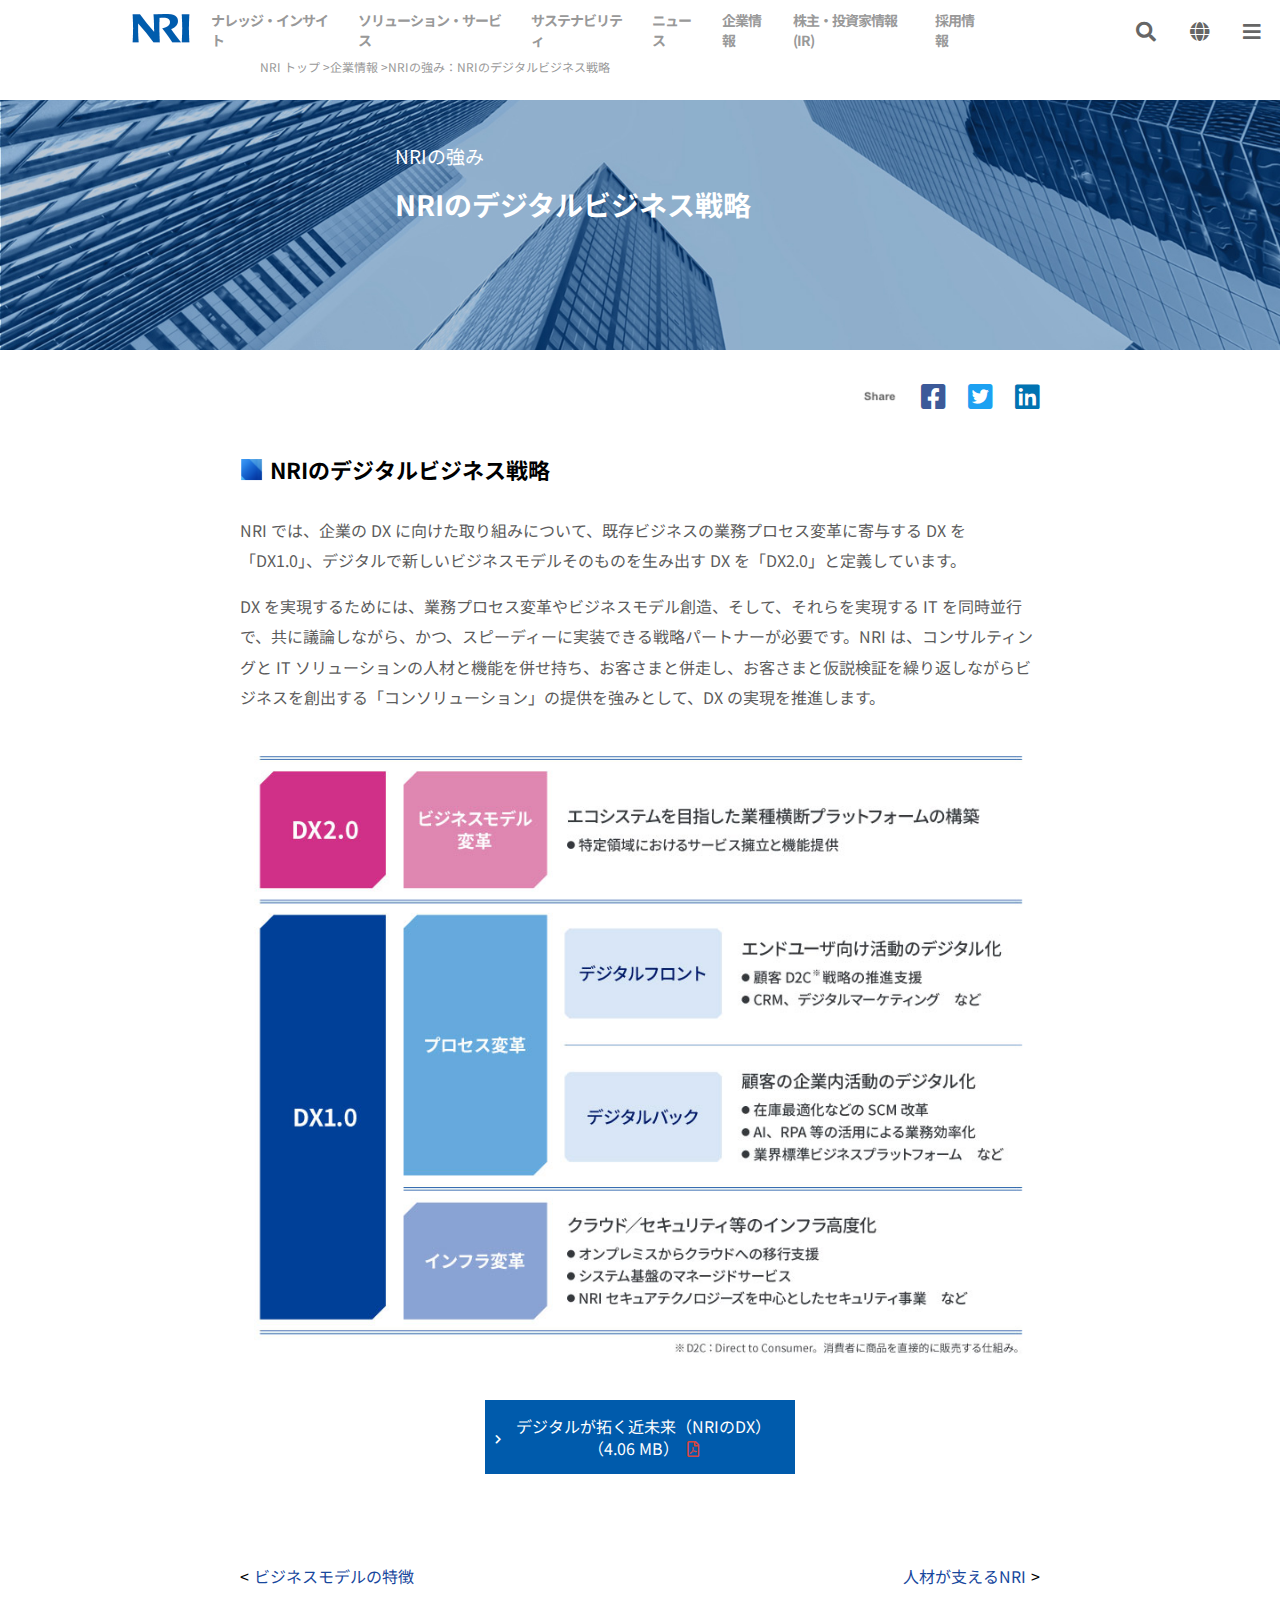
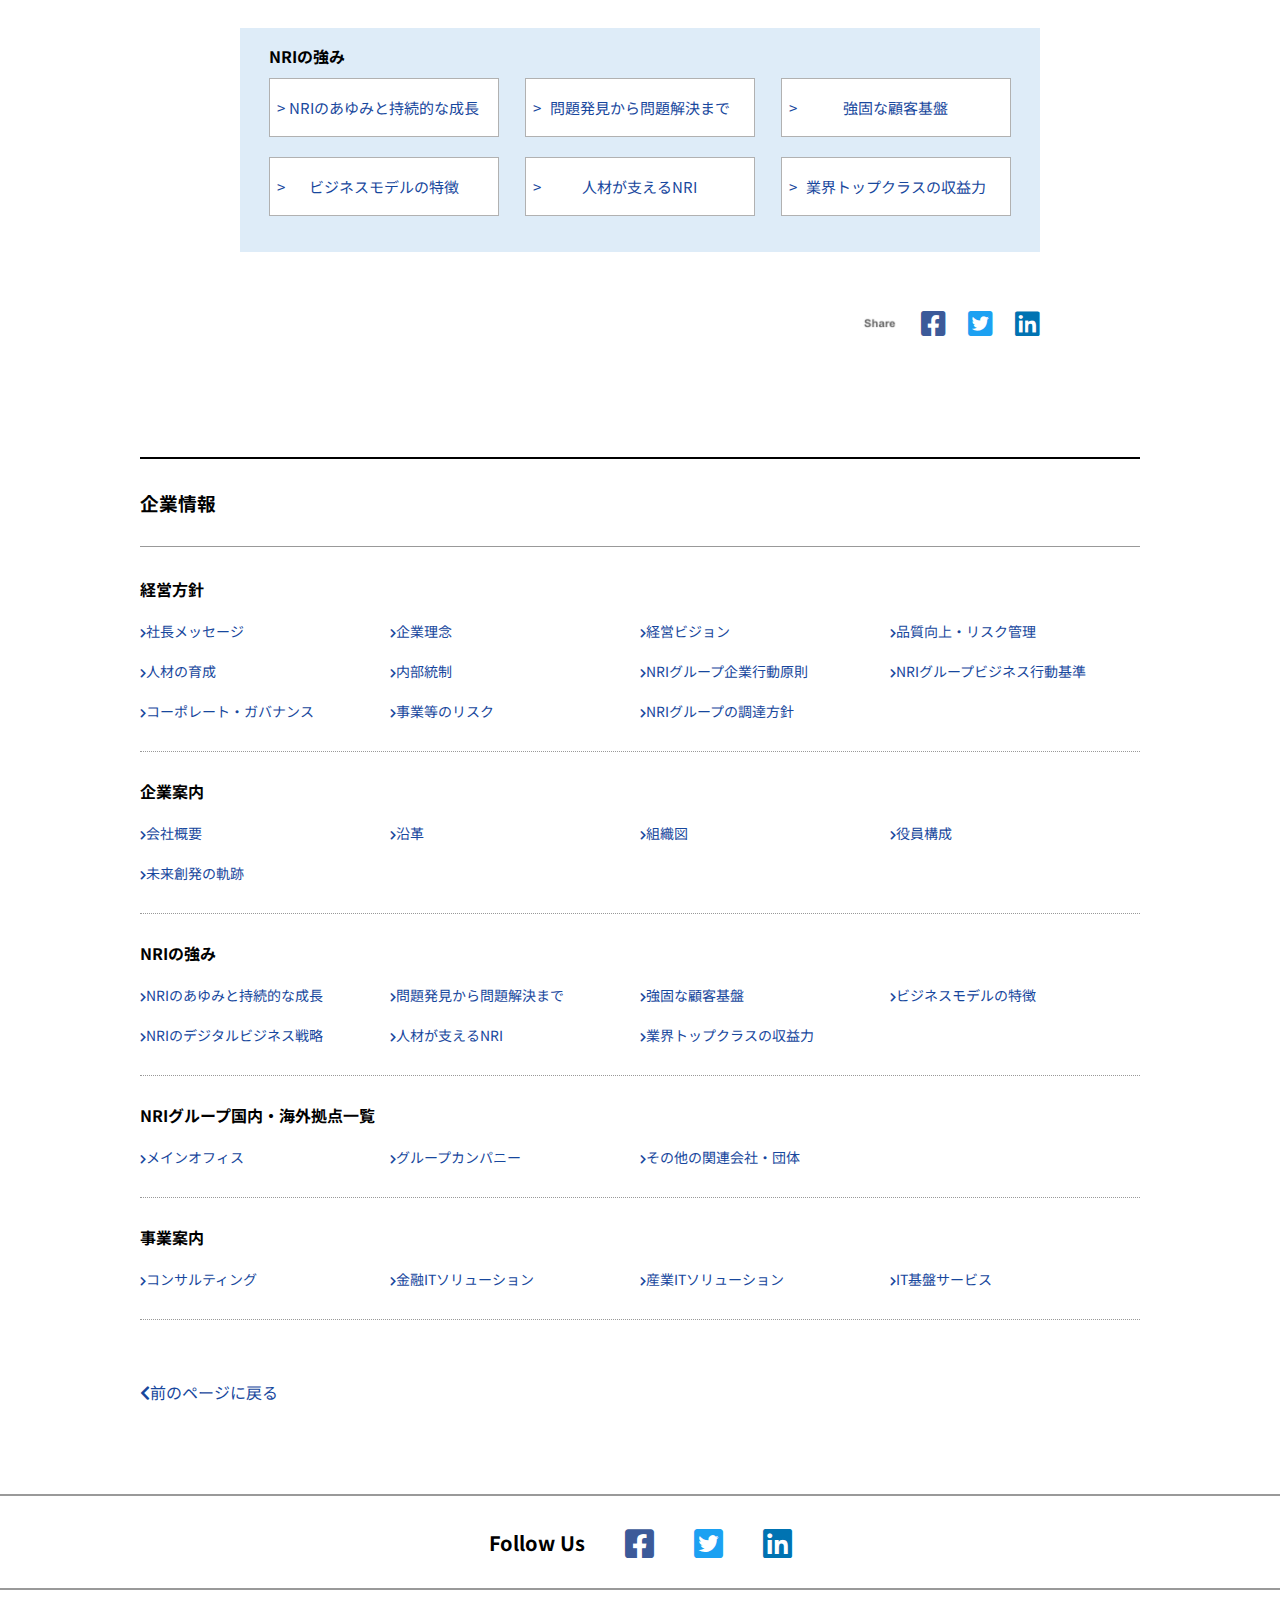
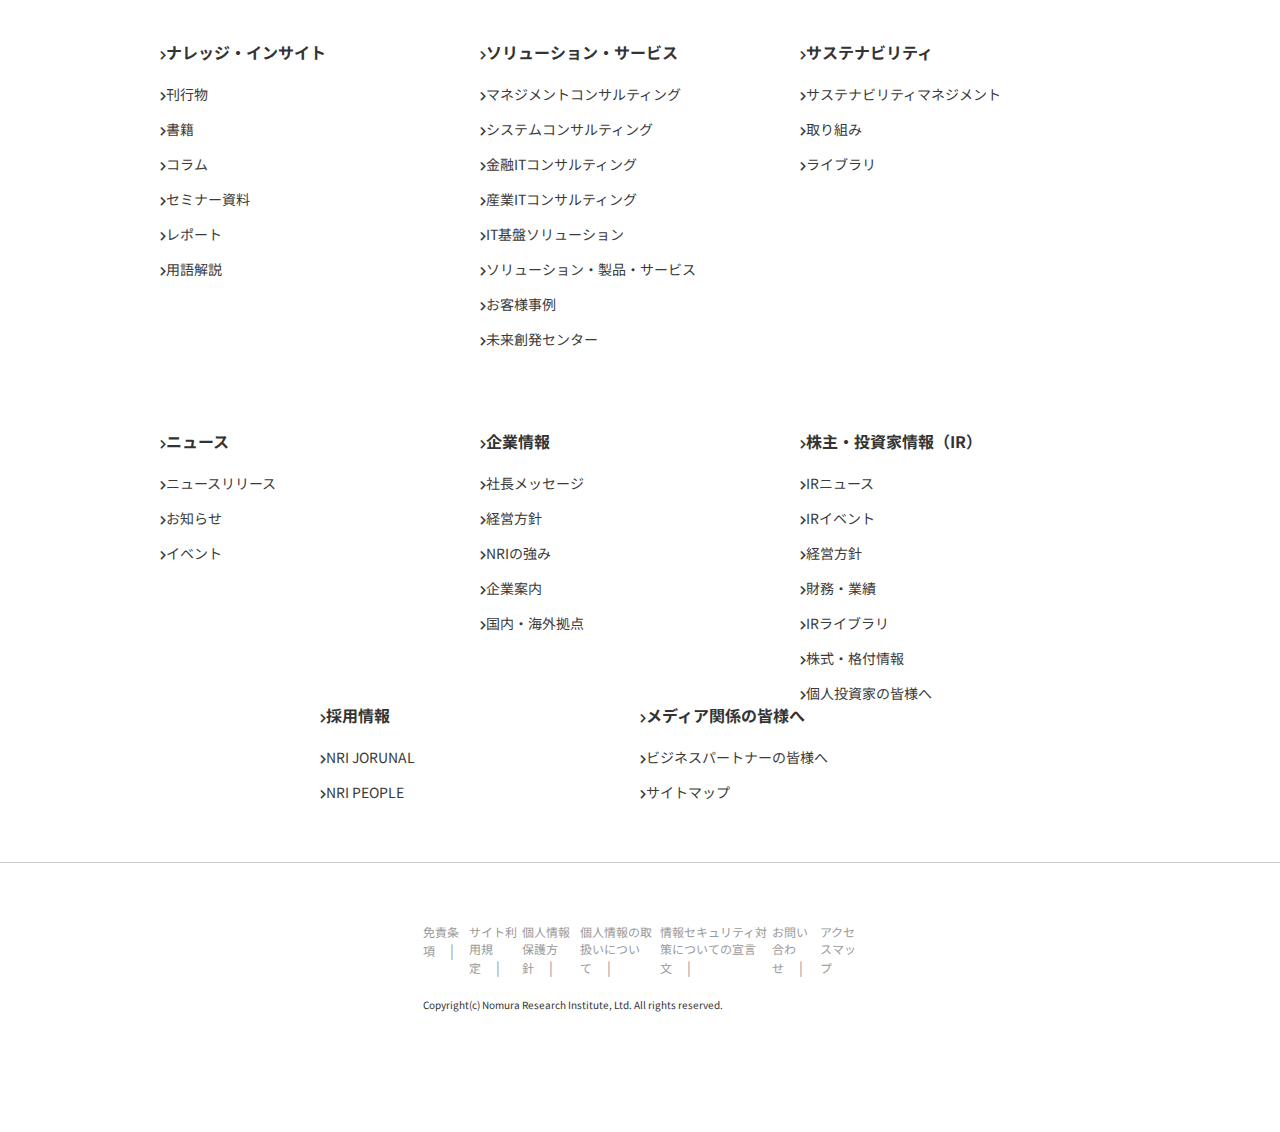
<file: index.html>
<!DOCTYPE html>
<html lang="ja">
<head>
    <meta charset="UTF-8">
    <meta name="viewport" content="width=device-width, initial-scale=1.0">
    <link href="https://fonts.googleapis.com/css?family=Noto+Sans+JP&display=swap" rel="stylesheet">
    <link href="https://use.fontawesome.com/releases/v5.6.1/css/all.css" rel="stylesheet">
    <link rel="stylesheet" href="css/style.css">
    <link rel="stylesheet" href="css/ress.css">
    <title>NRI</title>
</head>
<body>
    <header class="hdr">
        <h1 class="logo">
            <a href=""><img src="images/nri-logo.png" alt="nri"></a>
        </h1>
        <nav class="topnav">
            <ul>
                <li><a href="#">ナレッジ・インサイト</a></li>
                <li><a href="#">ソリューション・サービス</a></li>
                <li><a href="#">サステナビリティ</a></li>
                <li><a href="#">ニュース</a></li>
                <li><a href="#">企業情報</a></li>
                <li><a href="#">株主・投資家情報(IR)</a></li>
                <li><a href="#">採用情報</a></li>
            </ul>
            <ul>
                <li><a href="#"><i class="fas fa-search"></i></a></li>
                <li><a href="#"><i class="fas fa-globe"></i></a></li>
                <li><a href="#"><i class="fas fa-bars"></i></a></li>
            </ul>
        </nav>        
    </header>

    <ul class="subnav">
        <li><a href="#">NRI トップ</a> &gt;</li>
        <li><a href="#">企業情報</a> &gt;</li>
        <li>NRIの強み：NRIのデジタルビジネス戦略</li>
    </ul>

    <main>
        <section class="sec-first">
            <h2 class="bg-img">
                <span>NRIの強み</span><br>
                <span>NRIのデジタルビジネス戦略</span>
            </h2>

            <div class="content-u">
                <ul class="sns-icon sns-icon-top">
                    <li><a href="#"><img src="images/share.png" alt="share"></a></li>
                    <li><a href="#"><i class="fab fa-facebook-square"></i></a></li>
                    <li><a href="#"><i class="fab fa-twitter-square"></i></a></li>
                    <li><a href="#"><i class="fab fa-linkedin"></i></a></li>
                </ul>
                    
                <section class="sec-first-one">
                    <h3>NRIのデジタルビジネス戦略</h3>
                    <p>
                        NRI では、企業の DX に向けた取り組みについて、既存ビジネスの業務プロセス変革に寄与する DX を「DX1.0」、デジタルで新しいビジネスモデルそのものを生み出す DX を「DX2.0」と定義しています。
                    </p>
                    <p>
                        DX を実現するためには、業務プロセス変革やビジネスモデル創造、そして、それらを実現する IT を同時並行で、共に議論しながら、かつ、スピーディーに実装できる戦略パートナーが必要です。NRI は、コンサルティングと IT ソリューションの人材と機能を併せ持ち、お客さまと併走し、お客さまと仮説検証を繰り返しながらビジネスを創出する「コンソリューション」の提供を強みとして、DX の実現を推進します。
                    </p>

                    <img src="images/story06_img_01.jpg" alt="" class="chart">

                    <p class="btn"><i class="fas fa-chevron-right"></i><a href="#">デジタルが拓く近未来（NRIのDX）（4.06 MB）<i class="far fa-file-pdf"></i></a></p>

                    <ul class="randl">
                        <li><a href="#">ビジネスモデルの特徴</a></li>
                        <li><a href="#">人材が支えるNRI</a></li>
                    </ul>

                    <section class="sec-first-two">
                        <h4>NRIの強み</h4>
                            <ul>
                                <li><a href="#">NRIのあゆみと持続的な成長</a></li>
                                <li><a href="#">問題発見から問題解決まで</a></li>
                                <li><a href="#">強固な顧客基盤</a></li>
                                <li><a href="#">ビジネスモデルの特徴</a></li>
                                <li><a href="#">人材が支えるNRI</a></li>
                                <li><a href="#">業界トップクラスの収益力</a></li>
                            </ul>
                    </section>

                    <ul class="sns-icon">
                        <li><a href="#"><img src="images/share.png" alt="share"></a></li>
                        <li><a href="#"><i class="fab fa-facebook-square"></i></a></li>
                        <li><a href="#"><i class="fab fa-twitter-square"></i></a></li>
                        <li><a href="#"><i class="fab fa-linkedin"></i></a></li>
                    </ul>
                </section>
            </div>
        </section>

        <section class="sec-second">
            <h3>企業情報</h3>

            <section>
                <h4>経営方針</h4>
                <ul>
                    <li><a href="#"><i class="fas fa-chevron-right"></i>社長メッセージ</a></li>
                    <li><a href="#"><i class="fas fa-chevron-right"></i>企業理念</a></li>
                    <li><a href="#"><i class="fas fa-chevron-right"></i>経営ビジョン</a></li>
                    <li><a href="#"><i class="fas fa-chevron-right"></i>品質向上・リスク管理</a></li>
                    <li><a href="#"><i class="fas fa-chevron-right"></i>人材の育成</a></li>
                    <li><a href="#"><i class="fas fa-chevron-right"></i>内部統制</a></li>
                    <li><a href="#"><i class="fas fa-chevron-right"></i>NRIグループ企業行動原則</a></li>
                    <li><a href="#"><i class="fas fa-chevron-right"></i>NRIグループビジネス行動基準</a></li>
                    <li><a href="#"><i class="fas fa-chevron-right"></i>コーポレート・ガバナンス</a></li>
                    <li><a href="#"><i class="fas fa-chevron-right"></i>事業等のリスク</a></li>
                    <li><a href="#"><i class="fas fa-chevron-right"></i>NRIグループの調達方針</a></li>
                </ul>
            </section>

            <section>
                <h4>企業案内</h4>
                <ul>
                    <li><a href="#"><i class="fas fa-chevron-right"></i>会社概要</a></li>
                    <li><a href="#"><i class="fas fa-chevron-right"></i>沿革</a></li>
                    <li><a href="#"><i class="fas fa-chevron-right"></i>組織図</a></li>
                    <li><a href="#"><i class="fas fa-chevron-right"></i>役員構成</a></li>
                    <li><a href="#"><i class="fas fa-chevron-right"></i>未来創発の軌跡</a></li>
                </ul>
            </section>

            <section>
                <h4>NRIの強み</h4>
                <ul>
                    <li><a href="#"><i class="fas fa-chevron-right"></i>NRIのあゆみと持続的な成長</a></li>
                    <li><a href="#"><i class="fas fa-chevron-right"></i>問題発見から問題解決まで</a></li>
                    <li><a href="#"><i class="fas fa-chevron-right"></i>強固な顧客基盤</a></li>
                    <li><a href="#"><i class="fas fa-chevron-right"></i>ビジネスモデルの特徴</a></li>
                    <li><a href="#"><i class="fas fa-chevron-right"></i>NRIのデジタルビジネス戦略</a></li>
                    <li><a href="#"><i class="fas fa-chevron-right"></i>人材が支えるNRI</a></li>
                    <li><a href="#"><i class="fas fa-chevron-right"></i>業界トップクラスの収益力</a></li>
                </ul>
            </section>

            <section>
                <h4>NRIグループ国内・海外拠点一覧</h4>
                <ul>
                    <li><a href="#"><i class="fas fa-chevron-right"></i>メインオフィス</a></li>
                    <li><a href="#"><i class="fas fa-chevron-right"></i>グループカンパニー</a></li>
                    <li><a href="#"><i class="fas fa-chevron-right"></i>その他の関連会社・団体</a></li>
                </ul>
            </section>

            <section>
                <h4>事業案内</h4>
                <ul>
                    <li><a href="#"><i class="fas fa-chevron-right"></i>コンサルティング</a></li>
                    <li><a href="#"><i class="fas fa-chevron-right"></i>金融ITソリューション</a></li>
                    <li><a href="#"><i class="fas fa-chevron-right"></i>産業ITソリューション</a></li>
                    <li><a href="#"><i class="fas fa-chevron-right"></i>IT基盤サービス</a></li>
                </ul>
            </section>

            <p><a href="#"><i class="fas fa-chevron-left"></i>前のページに戻る</a></p>
        </section>

        <section class="sec-third">
            <h4>Follow Us</h4>
            <ul>
                <li><a href="#"><i class="fab fa-facebook-square"></i></a></li>
                <li><a href="#"><i class="fab fa-twitter-square"></i></a></li>
                <li><a href="#"><i class="fab fa-linkedin"></i></a></li>
            </ul>
        </section>
        
        <section class="sec-fourth">
            <section>
                <h4><a href="#"><i class="fas fa-chevron-right"></i>ナレッジ・インサイト</a></h4>
                <ul>
                    <li><a href="#"><i class="fas fa-chevron-right"></i>刊行物</a></li>
                    <li><a href="#"><i class="fas fa-chevron-right"></i>書籍</a></li>
                    <li><a href="#"><i class="fas fa-chevron-right"></i>コラム</a></li>
                    <li><a href="#"><i class="fas fa-chevron-right"></i>セミナー資料</a></li>
                    <li><a href="#"><i class="fas fa-chevron-right"></i>レポート</a></li>
                    <li><a href="#"><i class="fas fa-chevron-right"></i>用語解説</a></li>
                </ul>
            </section>
            
            <section>
                <h4><a href="#"><i class="fas fa-chevron-right"></i>ソリューション・サービス</a></h4>
                <ul>
                    <li><a href="#"><i class="fas fa-chevron-right"></i>マネジメントコンサルティング</a></li>
                    <li><a href="#"><i class="fas fa-chevron-right"></i>システムコンサルティング</a></li>
                    <li><a href="#"><i class="fas fa-chevron-right"></i>金融ITコンサルティング</a></li>
                    <li><a href="#"><i class="fas fa-chevron-right"></i>産業ITコンサルティング</a></li>
                    <li><a href="#"><i class="fas fa-chevron-right"></i>IT基盤ソリューション</a></li>
                    <li><a href="#"><i class="fas fa-chevron-right"></i>ソリューション・製品・サービス</a></li>
                    <li><a href="#"><i class="fas fa-chevron-right"></i>お客様事例</a></li>
                    <li><a href="#"><i class="fas fa-chevron-right"></i>未来創発センター</a></li>
                </ul>
            </section>
            
            <section>
               <h4><a href="#"><i class="fas fa-chevron-right"></i>サステナビリティ</a></h4>
                <ul>
                    <li><a href="#"><i class="fas fa-chevron-right"></i>サステナビリティマネジメント</a></li>
                    <li><a href="#"><i class="fas fa-chevron-right"></i>取り組み</a></li>
                    <li><a href="#"><i class="fas fa-chevron-right"></i>ライブラリ</a></li>
                </ul> 
            </section>

            <section>
                <h4><a href="#"><i class="fas fa-chevron-right"></i>ニュース</a></h4>
                <ul>
                    <li><a href="#"><i class="fas fa-chevron-right"></i>ニュースリリース</a></li>
                    <li><a href="#"><i class="fas fa-chevron-right"></i>お知らせ</a></li>
                    <li><a href="#"><i class="fas fa-chevron-right"></i>イベント</a></li>
                </ul>
            </section>
            
            <section>
                <h4><a href="#"><i class="fas fa-chevron-right"></i>企業情報</a></h4>
                <ul>
                    <li><a href="#"><i class="fas fa-chevron-right"></i>社長メッセージ</a></li>
                    <li><a href="#"><i class="fas fa-chevron-right"></i>経営方針</a></li>
                    <li><a href="#"><i class="fas fa-chevron-right"></i>NRIの強み</a></li>
                    <li><a href="#"><i class="fas fa-chevron-right"></i>企業案内</a></li>
                    <li><a href="#"><i class="fas fa-chevron-right"></i>国内・海外拠点</a></li>
                </ul>
            </section>
            
            <section>
                <h4><a href="#"><i class="fas fa-chevron-right"></i>株主・投資家情報（IR）</a></h4>
                <ul>
                    <li><a href="#"><i class="fas fa-chevron-right"></i>IRニュース</a></li>
                    <li><a href="#"><i class="fas fa-chevron-right"></i>IRイベント</a></li>
                    <li><a href="#"><i class="fas fa-chevron-right"></i>経営方針</a></li>
                    <li><a href="#"><i class="fas fa-chevron-right"></i>財務・業績</a></li>
                    <li><a href="#"><i class="fas fa-chevron-right"></i>IRライブラリ</a></li>
                    <li><a href="#"><i class="fas fa-chevron-right"></i>株式・格付情報</a></li>
                    <li><a href="#"><i class="fas fa-chevron-right"></i>個人投資家の皆様へ</a></li>
                </ul>
            </section>
            
            <section>
                <h4><a href="#"><i class="fas fa-chevron-right"></i>採用情報</a></h4>
                <ul>
                    <li><a href=""><i class="fas fa-chevron-right"></i>NRI JORUNAL</a></li>
                    <li><a href=""><i class="fas fa-chevron-right"></i>NRI PEOPLE</a></li>
                </ul>
            </section>
            
            <section>
                <h4><a href="#"><i class="fas fa-chevron-right"></i>メディア関係の皆様へ</a></h4>
                <ul>
                    <li><a href="#"><i class="fas fa-chevron-right"></i>ビジネスパートナーの皆様へ</a></li>
                    <li><a href="#"><i class="fas fa-chevron-right"></i>サイトマップ</a></li>
                </ul>
            </section>
        </section>

    </main>

    <footer>
        <ul>
            <li><a href="#">免責条項</a></li>
            <li><a href="#">サイト利用規定</a></li>
            <li><a href="#">個人情報保護方針</a></li>
            <li><a href="#">個人情報の取扱いについて</a></li>
            <li><a href="#">情報セキュリティ対策についての宣言文</a></li>
            <li><a href="#">お問い合わせ</a></li>
            <li><a href="#">アクセスマップ</a></li>
        </ul>   
        <address>Copyright(c) Nomura Research Institute, Ltd. All rights reserved.</address>
    </footer>

</body>
</html>
</file>
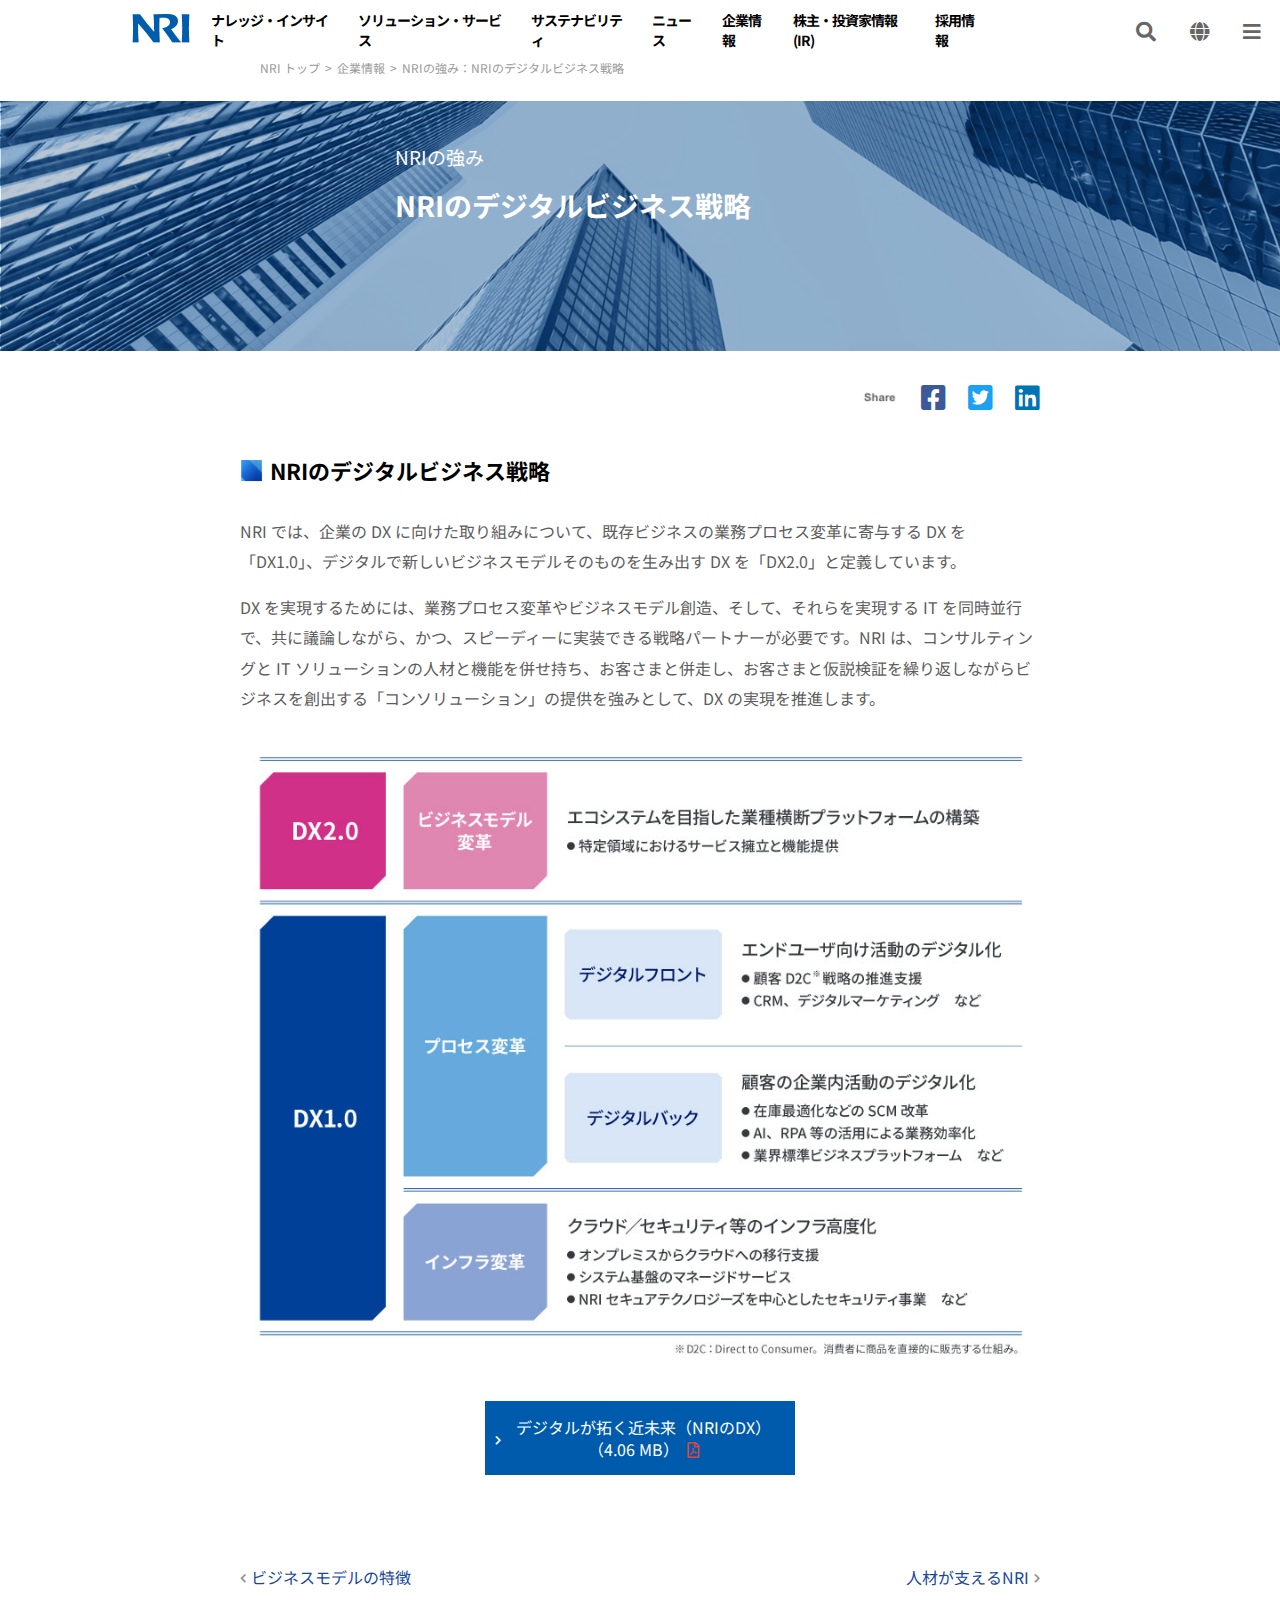
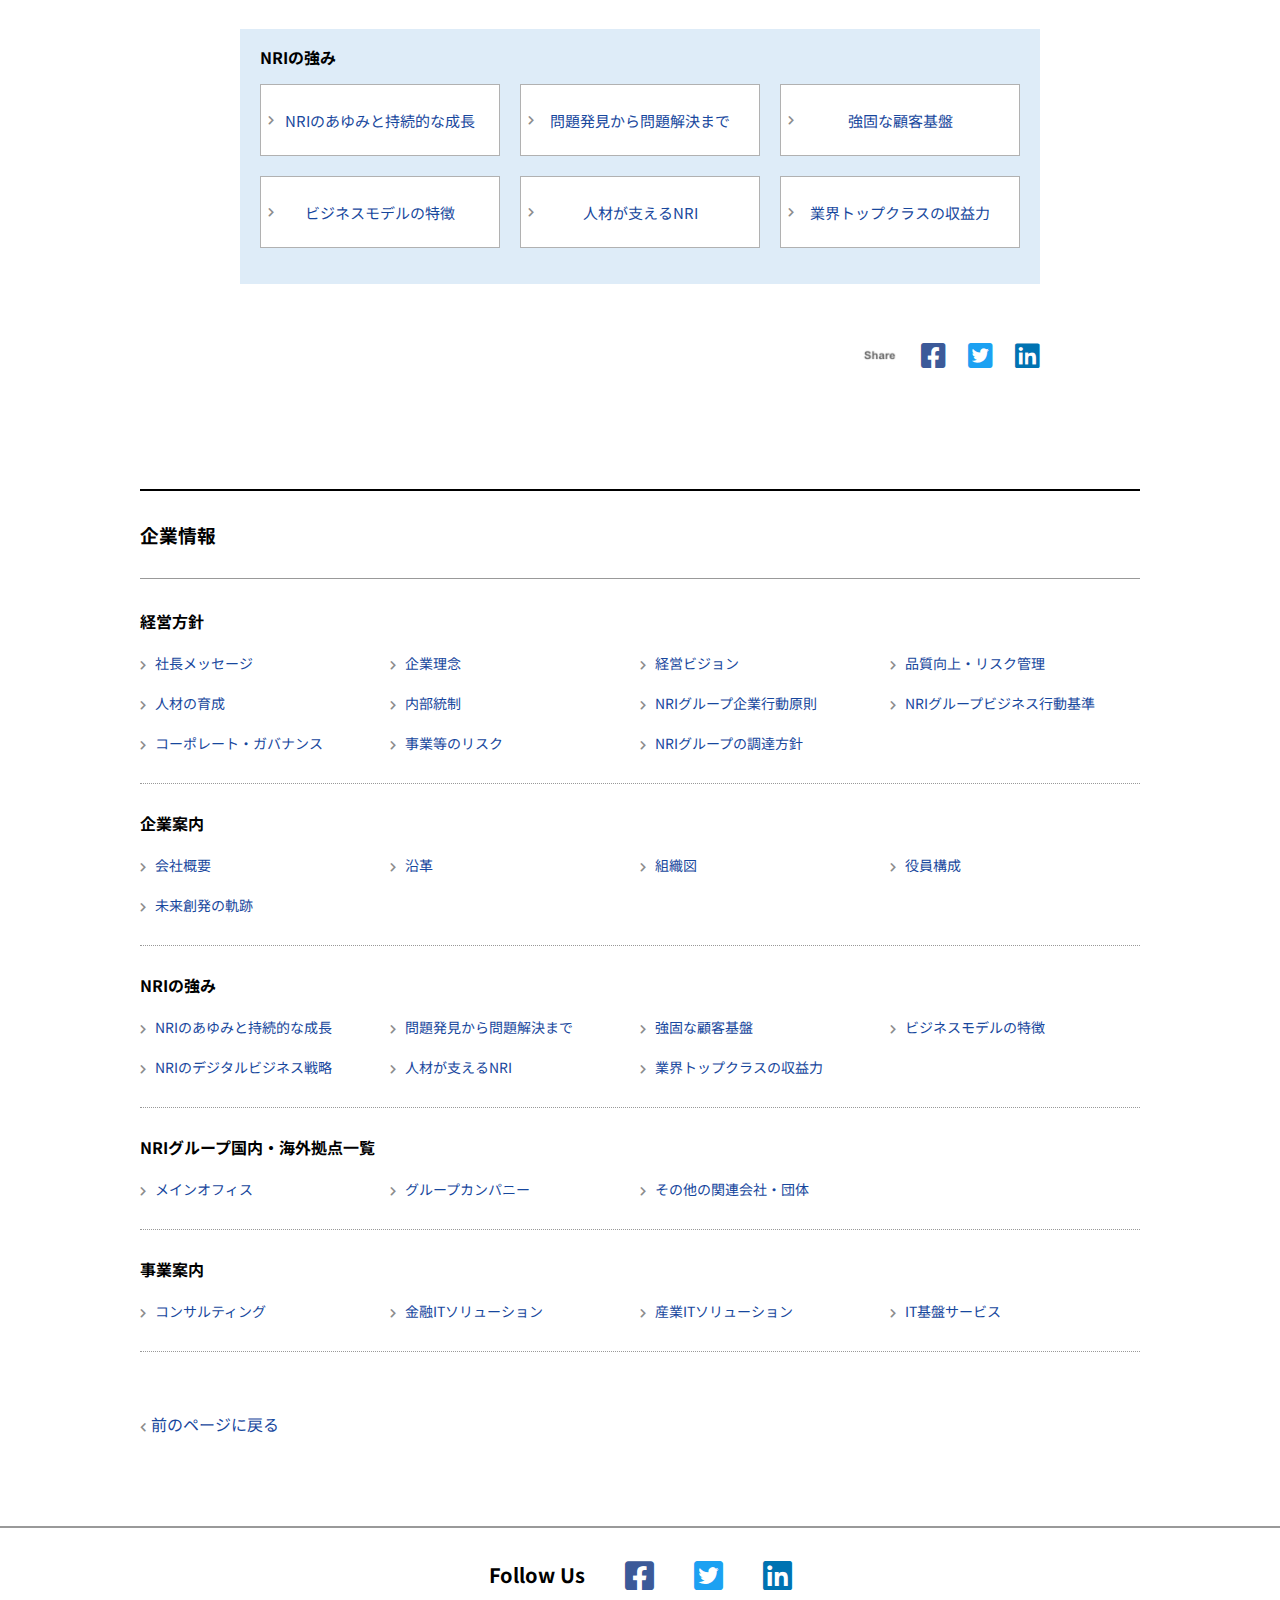
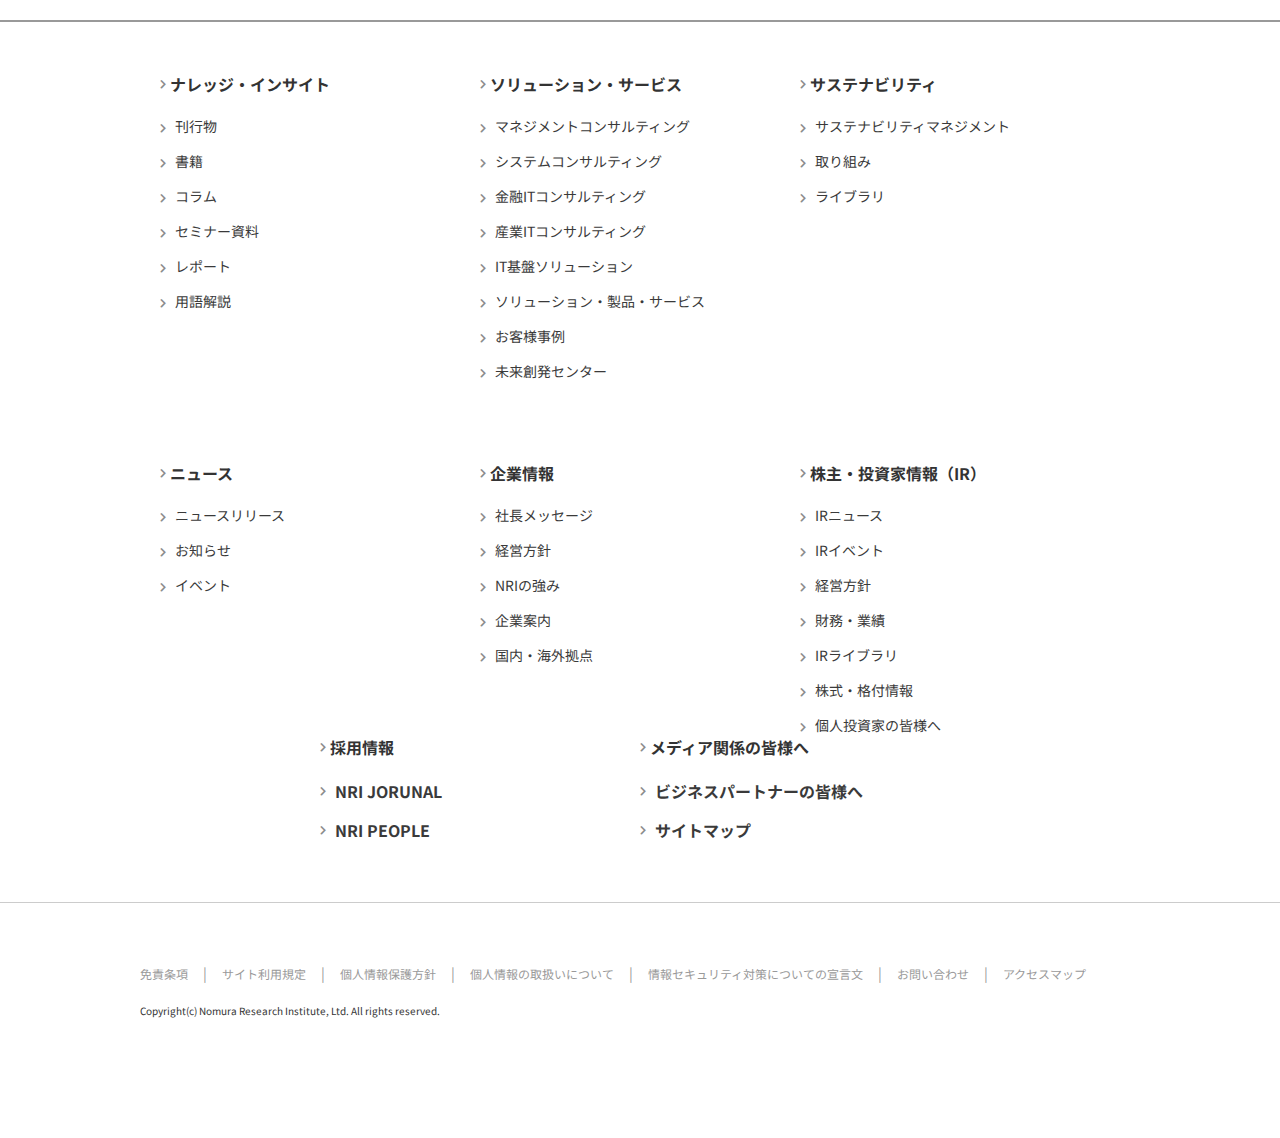
<file: html-nri/index.html>
<!DOCTYPE html>
<html lang="ja">
<head>
    <meta charset="UTF-8">
    <meta name="viewport" content="width=device-width, initial-scale=1.0">
    <link href="https://fonts.googleapis.com/css?family=Noto+Sans+JP&display=swap" rel="stylesheet">
    <link href="https://use.fontawesome.com/releases/v5.6.1/css/all.css" rel="stylesheet">
    <link rel="stylesheet" href="css/style.css">
    <link rel="stylesheet" href="css/ress.css">
    <title>NRI</title>
</head>
<body>
    <header class="hdr">
        <div class="header-fix-inner">
            <h1 class="logo">
                <a href=""><img src="images/nri-logo.png" alt="nri"></a>
            </h1>
            <nav class="topnav">
                <ul>
                    <li><a href="#">ナレッジ・インサイト</a></li>
                    <li><a href="#">ソリューション・サービス</a></li>
                    <li><a href="#">サステナビリティ</a></li>
                    <li><a href="#">ニュース</a></li>
                    <li><a href="#">企業情報</a></li>
                    <li><a href="#">株主・投資家情報(IR)</a></li>
                    <li><a href="#">採用情報</a></li>
                </ul>
                <ul>
                    <li><a href="#"><i class="fas fa-search"></i></a></li>
                    <li><a href="#"><i class="fas fa-globe"></i></a></li>
                    <li><a href="#"><i class="fas fa-bars"></i></a></li>
                </ul>
            </nav>
        </div>
    </header>

    <ul class="subnav">
        <li><a href="#">NRI トップ</a>&gt;</li>
        <li><a href="#">企業情報</a>&gt;</li>
        <li>NRIの強み：NRIのデジタルビジネス戦略</li>
    </ul>

    <main>
        <section class="sec-first">
            <h2 class="bg-img">
                <span>NRIの強み</span><br>
                <span>NRIのデジタルビジネス戦略</span>
            </h2>

            <div class="content-u">
                <ul class="sns-icon sns-icon-top">
                    <li><a href="#"><img src="images/share.png" alt="share"></a></li>
                    <li><a href="#"><i class="fab fa-facebook-square"></i></a></li>
                    <li><a href="#"><i class="fab fa-twitter-square"></i></a></li>
                    <li><a href="#"><i class="fab fa-linkedin"></i></a></li>
                </ul>
                    
                <section class="sec-first-one">
                    <h3>NRIのデジタルビジネス戦略</h3>
                    <p>
                        NRI では、企業の DX に向けた取り組みについて、既存ビジネスの業務プロセス変革に寄与する DX を「DX1.0」、デジタルで新しいビジネスモデルそのものを生み出す DX を「DX2.0」と定義しています。
                    </p>
                    <p>
                        DX を実現するためには、業務プロセス変革やビジネスモデル創造、そして、それらを実現する IT を同時並行で、共に議論しながら、かつ、スピーディーに実装できる戦略パートナーが必要です。NRI は、コンサルティングと IT ソリューションの人材と機能を併せ持ち、お客さまと併走し、お客さまと仮説検証を繰り返しながらビジネスを創出する「コンソリューション」の提供を強みとして、DX の実現を推進します。
                    </p>

                    <img src="images/story06_img_01.jpg" alt="" class="chart">

                    <p class="btn"><i class="fas fa-chevron-right"></i><a href="#">デジタルが拓く近未来（NRIのDX）（4.06 MB）<i class="far fa-file-pdf"></i></a></p>

                    <ul class="randl">
                        <li><a href="#">ビジネスモデルの特徴</a></li>
                        <li><a href="#">人材が支えるNRI</a></li>
                    </ul>

                    <section class="sec-first-two">
                        <h4>NRIの強み</h4>
                            <ul>
                                <li><a href="#">NRIのあゆみと持続的な成長</a></li>
                                <li><a href="#">問題発見から問題解決まで</a></li>
                                <li><a href="#">強固な顧客基盤</a></li>
                                <li><a href="#">ビジネスモデルの特徴</a></li>
                                <li><a href="#">人材が支えるNRI</a></li>
                                <li><a href="#">業界トップクラスの収益力</a></li>
                            </ul>
                    </section>

                    <ul class="sns-icon">
                        <li><a href="#"><img src="images/share.png" alt="share"></a></li>
                        <li><a href="#"><i class="fab fa-facebook-square"></i></a></li>
                        <li><a href="#"><i class="fab fa-twitter-square"></i></a></li>
                        <li><a href="#"><i class="fab fa-linkedin"></i></a></li>
                    </ul>
                </section>
            </div>
        </section>

        <section class="sec-second">
            <h3>企業情報</h3>

            <section>
                <h4>経営方針</h4>
                <ul>
                    <li><a href="#">社長メッセージ</a></li>
                    <li><a href="#">企業理念</a></li>
                    <li><a href="#">経営ビジョン</a></li>
                    <li><a href="#">品質向上・リスク管理</a></li>
                    <li><a href="#">人材の育成</a></li>
                    <li><a href="#">内部統制</a></li>
                    <li><a href="#">NRIグループ企業行動原則</a></li>
                    <li><a href="#">NRIグループビジネス行動基準</a></li>
                    <li><a href="#">コーポレート・ガバナンス</a></li>
                    <li><a href="#">事業等のリスク</a></li>
                    <li><a href="#">NRIグループの調達方針</a></li>
                </ul>
            </section>

            <section>
                <h4>企業案内</h4>
                <ul>
                    <li><a href="#">会社概要</a></li>
                    <li><a href="#">沿革</a></li>
                    <li><a href="#">組織図</a></li>
                    <li><a href="#">役員構成</a></li>
                    <li><a href="#">未来創発の軌跡</a></li>
                </ul>
            </section>

            <section>
                <h4>NRIの強み</h4>
                <ul>
                    <li><a href="#">NRIのあゆみと持続的な成長</a></li>
                    <li><a href="#">問題発見から問題解決まで</a></li>
                    <li><a href="#">強固な顧客基盤</a></li>
                    <li><a href="#">ビジネスモデルの特徴</a></li>
                    <li><a href="#">NRIのデジタルビジネス戦略</a></li>
                    <li><a href="#">人材が支えるNRI</a></li>
                    <li><a href="#">業界トップクラスの収益力</a></li>
                </ul>
            </section>

            <section>
                <h4>NRIグループ国内・海外拠点一覧</h4>
                <ul>
                    <li><a href="#">メインオフィス</a></li>
                    <li><a href="#">グループカンパニー</a></li>
                    <li><a href="#">その他の関連会社・団体</a></li>
                </ul>
            </section>

            <section>
                <h4>事業案内</h4>
                <ul>
                    <li><a href="#">コンサルティング</a></li>
                    <li><a href="#">金融ITソリューション</a></li>
                    <li><a href="#">産業ITソリューション</a></li>
                    <li><a href="#">IT基盤サービス</a></li>
                </ul>
            </section>

            <p><a href="#">前のページに戻る</a></p>
        </section>

        <section class="sec-third">
            <h4>Follow Us</h4>
            <ul>
                <li><a href="#"><i class="fab fa-facebook-square"></i></a></li>
                <li><a href="#"><i class="fab fa-twitter-square"></i></a></li>
                <li><a href="#"><i class="fab fa-linkedin"></i></a></li>
            </ul>
        </section>
        
        <section class="sec-fourth">
            <section>
                <h4><a href="#">ナレッジ・インサイト</a></h4>
                <ul>
                    <li><a href="#">刊行物</a></li>
                    <li><a href="#">書籍</a></li>
                    <li><a href="#">コラム</a></li>
                    <li><a href="#">セミナー資料</a></li>
                    <li><a href="#">レポート</a></li>
                    <li><a href="#">用語解説</a></li>
                </ul>
            </section>
            
            <section>
                <h4><a href="#">ソリューション・サービス</a></h4>
                <ul>
                    <li><a href="#">マネジメントコンサルティング</a></li>
                    <li><a href="#">システムコンサルティング</a></li>
                    <li><a href="#">金融ITコンサルティング</a></li>
                    <li><a href="#">産業ITコンサルティング</a></li>
                    <li><a href="#">IT基盤ソリューション</a></li>
                    <li><a href="#">ソリューション・製品・サービス</a></li>
                    <li><a href="#">お客様事例</a></li>
                    <li><a href="#">未来創発センター</a></li>
                </ul>
            </section>
            
            <section>
               <h4><a href="#">サステナビリティ</a></h4>
                <ul>
                    <li><a href="#">サステナビリティマネジメント</a></li>
                    <li><a href="#">取り組み</a></li>
                    <li><a href="#">ライブラリ</a></li>
                </ul> 
            </section>

            <section>
                <h4><a href="#">ニュース</a></h4>
                <ul>
                    <li><a href="#">ニュースリリース</a></li>
                    <li><a href="#">お知らせ</a></li>
                    <li><a href="#">イベント</a></li>
                </ul>
            </section>
            
            <section>
                <h4><a href="#">企業情報</a></h4>
                <ul>
                    <li><a href="#">社長メッセージ</a></li>
                    <li><a href="#">経営方針</a></li>
                    <li><a href="#">NRIの強み</a></li>
                    <li><a href="#">企業案内</a></li>
                    <li><a href="#">国内・海外拠点</a></li>
                </ul>
            </section>
            
            <section>
                <h4><a href="#">株主・投資家情報（IR）</a></h4>
                <ul>
                    <li><a href="#">IRニュース</a></li>
                    <li><a href="#">IRイベント</a></li>
                    <li><a href="#">経営方針</a></li>
                    <li><a href="#">財務・業績</a></li>
                    <li><a href="#">IRライブラリ</a></li>
                    <li><a href="#">株式・格付情報</a></li>
                    <li><a href="#">個人投資家の皆様へ</a></li>
                </ul>
            </section>
            
            <section>
                <h4><a href="#">採用情報</a></h4>
                <ul class="libld">
                    <li><a href="">NRI JORUNAL</a></li>
                    <li><a href="">NRI PEOPLE</a></li>
                </ul>
            </section>
            
            <section>
                <h4><a href="#">メディア関係の皆様へ</a></h4>
                <ul class="libld">
                    <li><a href="#">ビジネスパートナーの皆様へ</a></li>
                    <li><a href="#">サイトマップ</a></li>
                </ul>
            </section>
        </section>

    </main>

    <footer>
        <ul>
            <li><a href="#">免責条項</a></li>
            <li><a href="#">サイト利用規定</a></li>
            <li><a href="#">個人情報保護方針</a></li>
            <li><a href="#">個人情報の取扱いについて</a></li>
            <li><a href="#">情報セキュリティ対策についての宣言文</a></li>
            <li><a href="#">お問い合わせ</a></li>
            <li><a href="#">アクセスマップ</a></li>
        </ul>   
        <address>Copyright(c) Nomura Research Institute, Ltd. All rights reserved.</address>
    </footer>

</body>
</html>
</file>
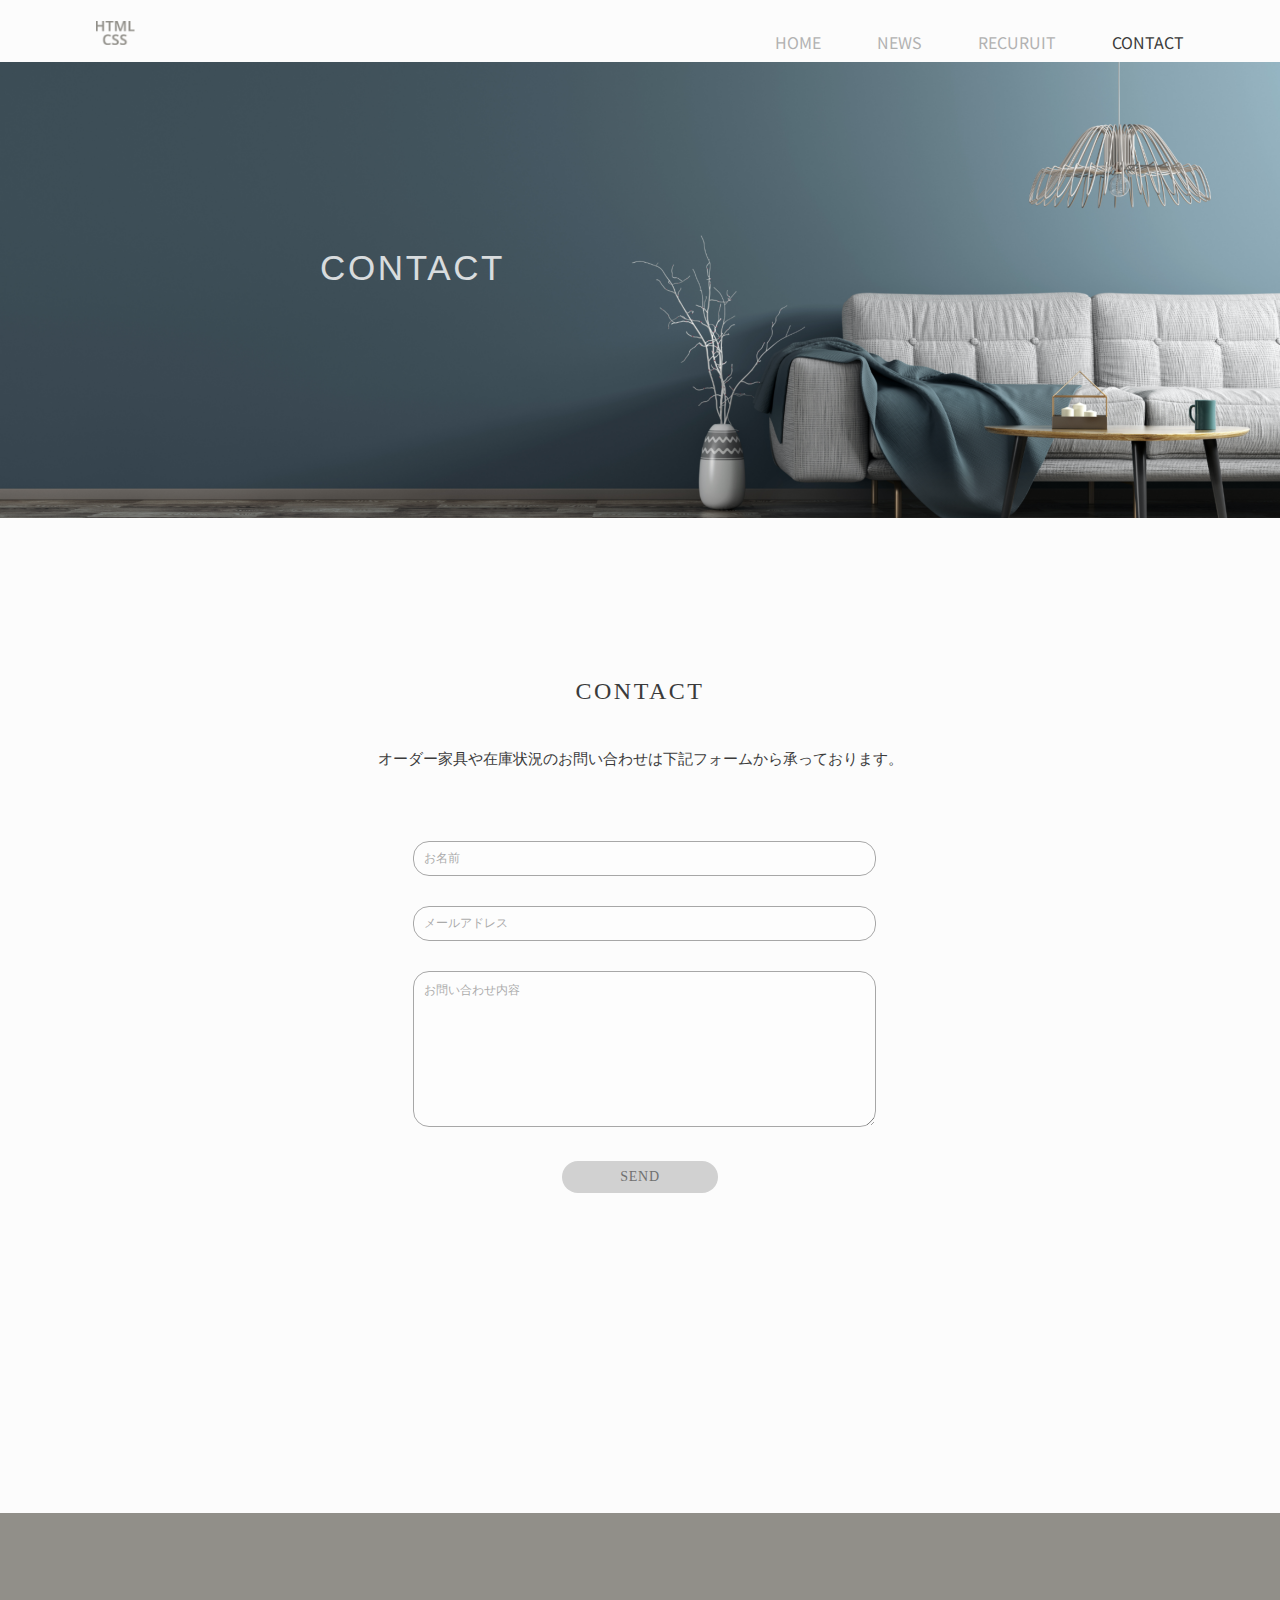
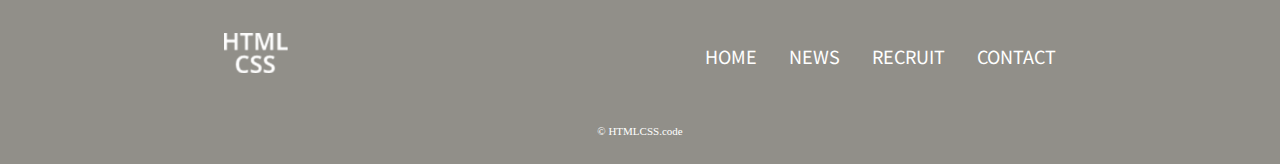
<file: html-kaguya/contact.html>
<!DOCTYPE html>
<html lang="ja">
<head>
    <meta charset="utf-8">
    <title>課題 家具屋 Contact HTMLCSS We Propose A Life</title>
    <meta name="viewport" content="width=device-width, initial-scale=1">
    <meta name="description" content="インテリア, 家具">
    <link href="https://fonts.googleapis.com/css?family=Noto+Sans+JP&display=swap" rel="stylesheet">
    <link href="css/ress.css" rel="stylesheet">
    <link href="css/style.css" rel="stylesheet">
    <link href="css/contact.css" rel="stylesheet">
    <link href="css/mob-menu-1.css" rel="stylesheet" >
</head>
<body>
    <header class="page-header wrapper">
        <h1>
            <a href="index.html"><img src="images/logo_header.png" alt="logo_header"></a>
        </h1>
        <div class="menu-btn">
              <div class="btn-trigger menu-btn" id="btn01">
                <span></span>
                <span></span>
                <span></span>
              </div>
        </div>
        <nav class="menu">
            <ul class="nav-main menu">
                <li><a href="index.html">HOME</a></li>
                <li><a href="news.html">NEWS</a></li>
                <li><a href="recruit.html">RECURUIT</a></li>
                <li><a href="contact.html">CONTACT</a></li>
            </ul>
        </nav>
    </header>
    <main>
        <section class="big-bg wrapper">
            <h2 class="big-text big-text-color">CONTACT</h2>
        </section>

        <section class="section-form">
            <h3 class="section-title">CONTACT</h3>
            <p>オーダー家具や在庫状況のお問い合わせは下記フォームから承っております。</p>
            <form class="form-contact" action="#">
                <input type="text" id="name" name="your-name" placeholder="お名前">
                <input type="email" id="email" name="your-email" placeholder="メールアドレス">
                <textarea id="message" name="your-message" tabindex="1" accesskey="a" placeholder="お問い合わせ内容"></textarea>
                <input type="button" id="button-value" class="button-pc" value="SEND">
            </form>
        </section>
    </main>

    <footer class="wrapper">
        <div class="page-footer">
            <p class="foot-logo"><a href="#"><img src="images/logo_footer.png" alt="logo_footer"></a></p>
            <ul class="nav-main">
                <li><a href="index.html">HOME</a></li>
                <li><a href="news.html">NEWS</a></li>
                <li><a href="recruit.html">RECRUIT</a></li>
                <li><a href="contact.html">CONTACT</a></li>
            </ul>
        </div>
        <small>&copy; HTMLCSS.code</small>
    </footer>
    <script src="https://ajax.googleapis.com/ajax/libs/jquery/3.5.1/jquery.min.js"></script>
    <script src="js/common.js"></script>
</body>
</html>
</file>
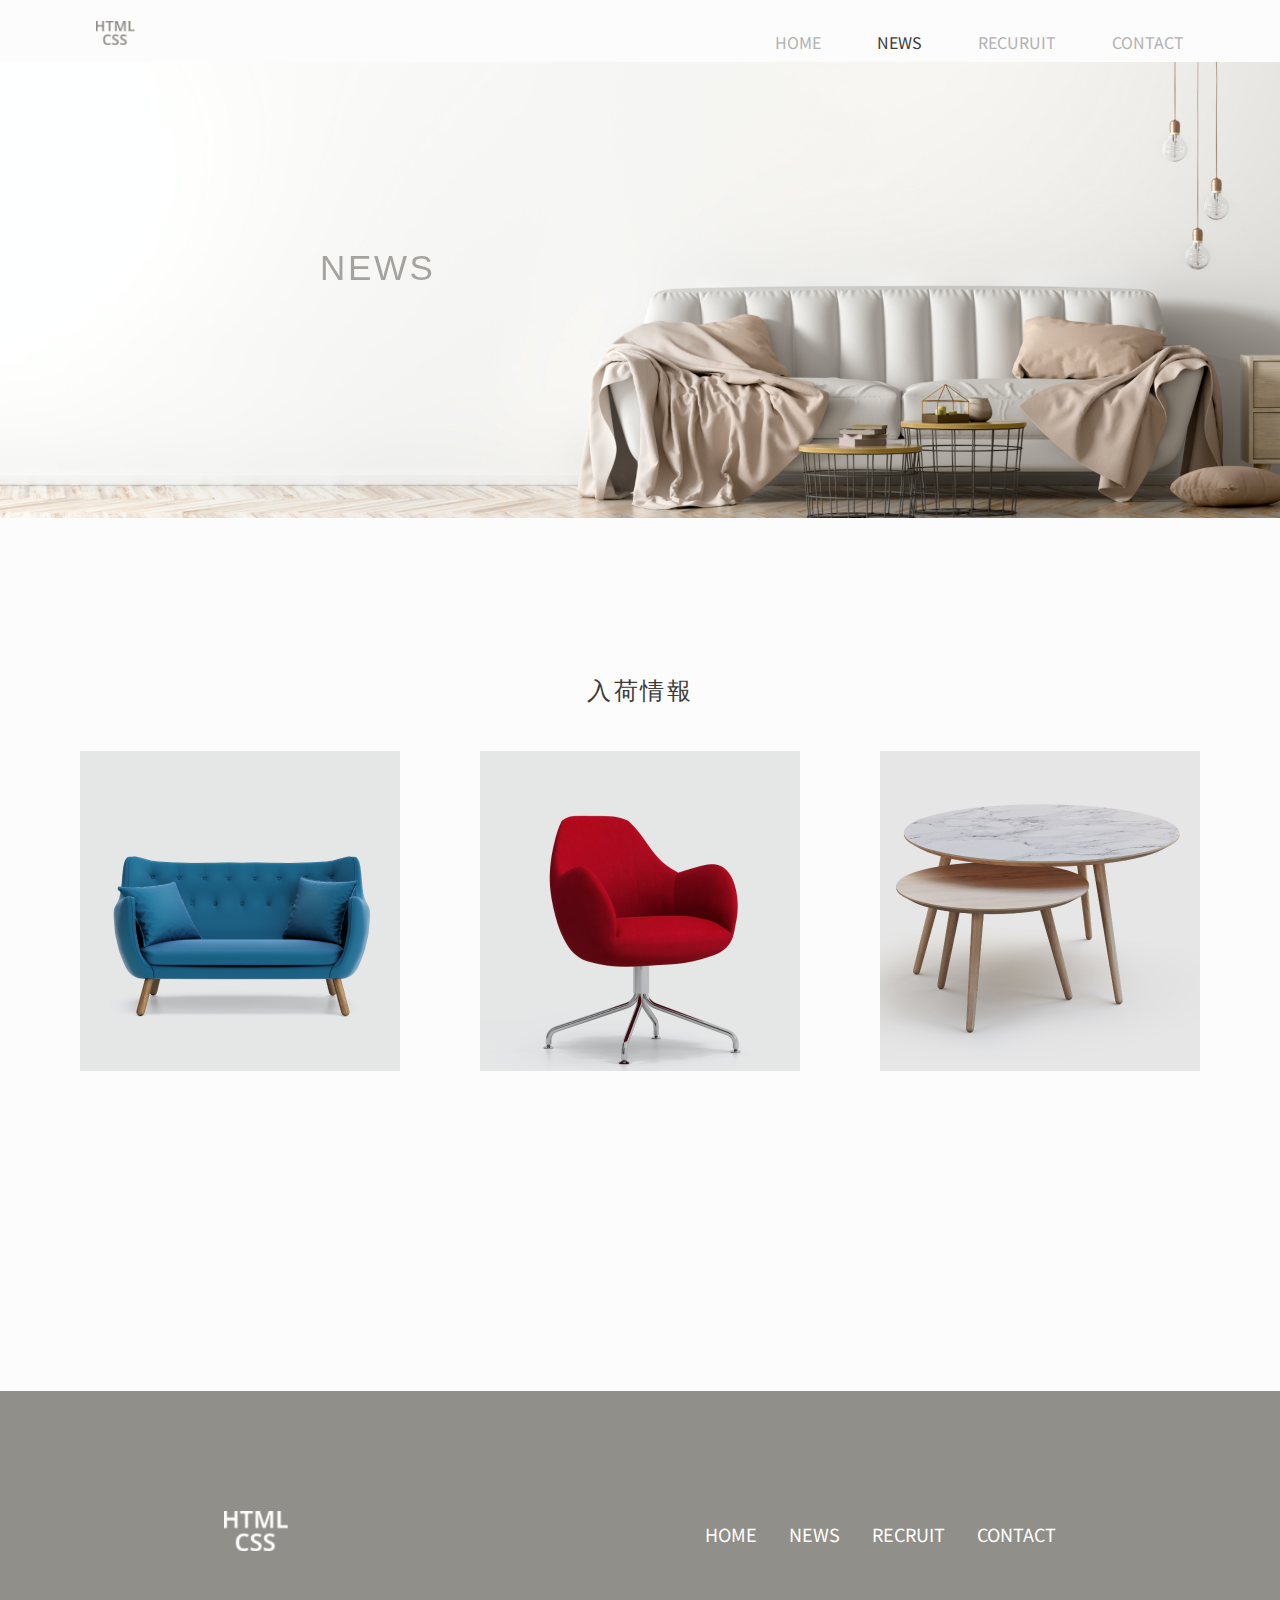
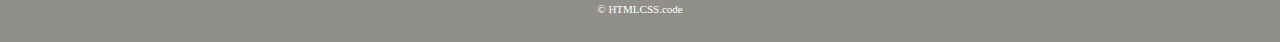
<file: html-kaguya/news.html>
<!DOCTYPE html>
<html lang="ja">
<head>
    <meta charset="utf-8">
    <title>課題 家具屋 News HTMLCSS We Propose A Life</title>
    <meta name="viewport" content="width=device-width, initial-scale=1">
    <meta name="description" content="インテリア, 家具">
    <link href="https://fonts.googleapis.com/css?family=Noto+Sans+JP&display=swap" rel="stylesheet">
    <link href="css/ress.css" rel="stylesheet">
    <link href="css/style.css" rel="stylesheet">
    <link href="css/news.css" rel="stylesheet">
    <link href="css/mob-menu-1.css" rel="stylesheet">
</head>
<body>
    <header class="page-header wrapper">
        <h1>
            <a href="index.html"><img src="images/logo_header.png" alt="logo_header"></a>
        </h1>
        <div class="menu-btn">
              <div class="btn-trigger menu-btn" id="btn01">
                <span></span>
                <span></span>
                <span></span>
              </div>
        </div>
        <nav class="menu">
            <ul class="nav-main menu">
                <li><a href="index.html">HOME</a></li>
                <li><a href="news.html">NEWS</a></li>
                <li><a href="recruit.html">RECURUIT</a></li>
                <li><a href="contact.html">CONTACT</a></li>
            </ul>
        </nav> 
    </header>

    <main>
        <div class="big-bg wrapper">
            <h2 class="big-text">NEWS</h2>
        </div>

        <section class="section-item wrapper">
            <h3 class="section-title">入荷情報</h3>
            <ul class="items-flex">
                <li class="item">
                    <img class="item-img" src="images/news01.png" alt="アームストロングのカウチ">
                    <p class="item-text">アームストロングのカウチ入荷</p>
                </li>
                <li class="item">
                    <img class="item-img" src="images/news02.png" alt="アームストロングのチェア">                
                    <p class="item-text">アームストロングのチェア再入荷</p>
                </li>
                <li class="item">
                    <img class="item-img" src="images/news03.png" alt="アームストロングのテーブル">
                    <p class="item-text">アームストロングのテーブル入荷</p>
                </li>
            </ul>
        </section>
    </main>

    <footer class="wrapper">
        <div class="page-footer">
            <p class="foot-logo"><a href="#"><img src="images/logo_footer.png" alt="logo_footer"></a></p>
            <ul class="nav-main">
                <li><a href="index.html">HOME</a></li>
                <li><a href="news.html">NEWS</a></li>
                <li><a href="recruit.html">RECRUIT</a></li>
                <li><a href="contact.html">CONTACT</a></li>
            </ul>
        </div>
        <small>&copy; HTMLCSS.code</small>
    </footer>
    <script src="https://ajax.googleapis.com/ajax/libs/jquery/3.5.1/jquery.min.js"></script>
    <script src="js/common.js"></script>
</body>
</html>
</file>
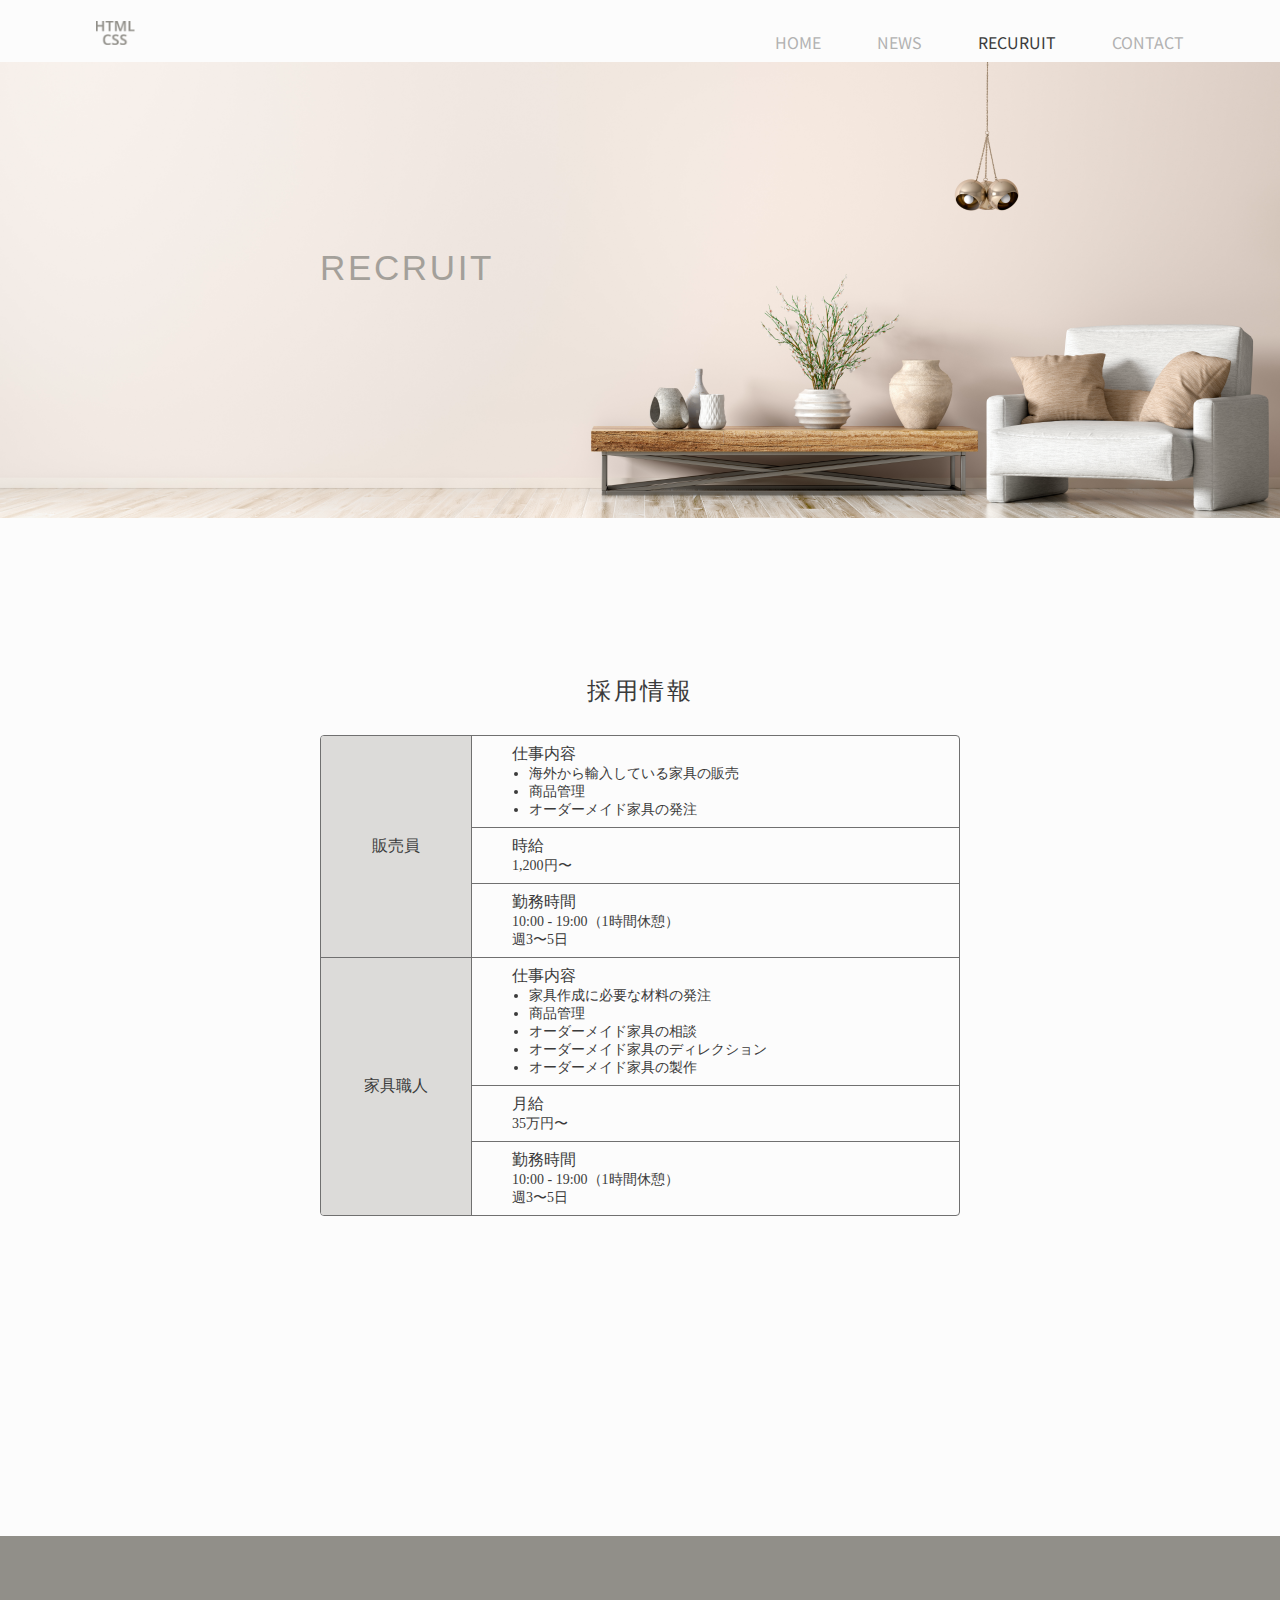
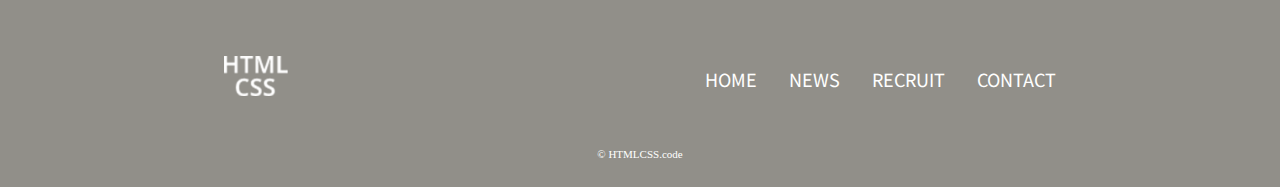
<file: html-kaguya/recruit.html>
<!DOCTYPE html>
<html lang="ja">
<head>
    <meta charset="utf-8">
    <title>課題 家具屋 Recruit HTMLCSS We Propose A Life</title>
    <meta name="viewport" content="width=device-width, initial-scale=1">
    <meta name="description" content="インテリア, 家具">
    <link href="https://fonts.googleapis.com/css?family=Noto+Sans+JP&display=swap" rel="stylesheet">
    <link href="css/ress.css" rel="stylesheet">
    <link href="css/style.css" rel="stylesheet">
    <link href="css/recruit.css" rel="stylesheet">
    <link href="css/mob-menu-1.css" rel="stylesheet">
</head>
<body>
    <header class="page-header wrapper">
        <h1>
            <a href="index.html"><img src="images/logo_header.png" alt="logo_header"></a>
        </h1>
            <div class="menu-btn">
                  <div class="btn-trigger menu-btn" id="btn01">
                    <span></span>
                    <span></span>
                    <span></span>
                  </div>
            </div>
            <nav class="menu">
                <ul class="nav-main menu">
                    <li><a href="index.html">HOME</a></li>
                    <li><a href="news.html">NEWS</a></li>
                    <li><a href="recruit.html">RECURUIT</a></li>
                    <li><a href="contact.html">CONTACT</a></li>
                </ul>
            </nav>
    </header>

    <main>
        <div class="big-bg wrapper">
            <h2 class="big-text">RECRUIT</h2>
        </div>

        <section class="section-item wrapper">
            <h3 class="section-title">採用情報</h3>
            <table class="job">
                <tr>
                    <th rowspan="4">販売員</th>
                </tr>
                <tr>
                    <td>
                        <p>仕事内容</p>
                        <ul class="li-left">
                            <li>海外から輸入している家具の販売</li>
                            <li>商品管理</li>
                            <li>オーダーメイド家具の発注</li>
                        </ul>
                    </td>
                </tr>
                <tr>
                    <td>
                        <p>時給</p>
                        <ul class="no-list-style">
                            <li>1,200円〜</li>
                        </ul>
                    </td>
                </tr>
                <tr>
                    <td>
                        <p>勤務時間</p>
                        <ul class="no-list-style">
                            <li>10:00 - 19:00（1時間休憩）</li>
                            <li>週3〜5日</li>
                        </ul>
                    </td>
                </tr>
                <tr>
                    <th class="no-bottom-border" rowspan="4">家具職人</th>
                </tr>
                <tr>
                    <td>
                        <p>仕事内容</p>
                        <ul class="li-left">
                            <li>家具作成に必要な材料の発注</li>
                            <li>商品管理</li>
                            <li>オーダーメイド家具の相談</li>
                            <li>オーダーメイド家具のディレクション</li>
                            <li>オーダーメイド家具の製作</li>
                        </ul>
                    </td>
                </tr>
                <tr>
                    <td>
                        <p>月給</p>
                        <ul class="no-list-style">
                            <li>35万円〜</li>
                        </ul>
                    </td>
                </tr>
                <tr>
                    <td>
                        <p>勤務時間</p>
                        <ul class="no-list-style">
                            <li>10:00 - 19:00（1時間休憩）</li>
                            <li>週3〜5日</li>
                        </ul>
                    </td>
                </tr>
            </table>
        </section>
    </main>

    <footer class="wrapper">
        <div class="page-footer">
            <p class="foot-logo"><a href="#"><img src="images/logo_footer.png" alt="logo_footer"></a></p>
            <ul class="nav-main">
                <li><a href="index.html">HOME</a></li>
                <li><a href="news.html">NEWS</a></li>
                <li><a href="recruit.html">RECRUIT</a></li>
                <li><a href="contact.html">CONTACT</a></li>
            </ul>
        </div>
        <small>&copy; HTMLCSS.code</small>
    </footer>
    <script src="https://ajax.googleapis.com/ajax/libs/jquery/3.5.1/jquery.min.js"></script>
    <script src="js/common.js"></script>
</body>
</html>
</file>
<file: css/style.css>
@charset "UTF-8";

html {
    font-family: 'Noto Sans JP', sans-serif;
}
a {
    text-decoration: none;
    color: #17479D;
}
a:hover {
    text-decoration: underline;
}
ul {
    list-style-type: none;
}
.hdr {
    display: flex;
    justify-content: space-between;
    flex-direction: row;
    margin: 7px 20px 5px 130px;
    letter-spacing: -1px;
}
.hdr a,
.subnav,
.subnav a {
    color: #999;
}
.logo img {
    width: 61px;
}
.topnav {
    display: flex;
    align-items: center;
}
.topnav ul:first-child {
    margin-right: 150px;
}
.topnav ul:first-child li{
    margin-left: 20px;
    font-size: 14px;
    font-weight: bold;
}
.topnav ul:last-child li {
    margin-left: 35px;
    font-size: 20px;
    font-weight: 900;
}
.topnav ul:last-child li a {
    color: #666666;

}
.topnav ul:last-child li:first-child {
    margin-left: 0;
}

nav ul {
    display: flex;
}
.subnav {
    display: flex;
    font-size: 12px;
    margin:0 0 25px 260px;
}
.bg-img {
    background-image: url(../images/h1_whats_2.jpg);
    background-repeat: no-repeat;
    background-position: center;
    background-size: cover;
    height: 250px;
    position: relative;
    margin-bottom: 25px;
}
.bg-img span {
    margin: 27px 0 0 395px;
    position: absolute;
    color: #fff;
    line-height: 3;
}
.bg-img span:first-child {
    font-size: 19px;
    font-weight: normal;
}
.bg-img span:last-child {
    font-size: 28px;
}
.content-u {
    width: 800px;
    margin: 0 auto;
}
.chart {
    width: 800px;
    margin-bottom: 30px;
}
.sns-icon {
    display: flex;
    justify-content: flex-end;
    font-size: 28px;
}
.sns-icon li {
    padding-left: 22px;
}
.sns-icon img{
    width: 38px;
    margin-bottom: 5px;
}
.sns-icon-top {
    margin-bottom: 38px;
}
.fa-facebook-square {
    color:#3C5A99;
}
.fa-twitter-square {
    color: #1CA1F2;
}
.fa-linkedin {
    color: #0073B2;
}
.sec-first {
    margin-bottom: 115px;
}
.sec-first-one h3 {
    display: flex;
    align-items: center;
    font-size: 22px;
    margin-bottom: 30px;
}
.sec-first-one h3::before {
    content: '';
    display: inline-block;
    width: 25px;
    height: 25px;
    background-image: url(../images/heading.png);
    background-size: contain;
    vertical-align: middle;
    margin-right: 5px;
}
.sec-first-one p {
    color: #5c5c5c;
    line-height: 1.9;
}
.sec-first-one p:nth-of-type(1) {
    margin-bottom: 15px;
}
.sec-first-one p:nth-of-type(2) {
    margin-bottom: 30px;
}
.btn {
    background-color: #005BAC;
    padding: 15px 10px;
    text-align: center;
    width: 310px;
    display: flex;
    align-items: center;
    margin: 0 auto 90px;
    transition: background-color .5s;
}
.btn:hover {
    background-color: #005cacac;
}
p.btn,
p.btn a{
    color: #fff;
    line-height: 1.4;
}
.fa-file-pdf {
    color: #D94641;
    margin-left: 8px;
}
.randl {
    display: flex;
    justify-content: space-between;
    margin-bottom: 40px;
}
.randl li:nth-child(1)::before{
    content: '<';
    margin-right: 5px;
}
.randl li:nth-child(2)::after {
    content: '>';
    margin-left: 5px;
}
.sec-first-two {
    background-color: #DEECF8;
    padding: 16px 16px;
    margin-bottom: 50px;
}
.sec-first-two a:hover{
    text-decoration: none;
}
.sec-first-two h4 {
    margin: 0 0 10px 13px;
}
.sec-first-two ul {
    display: flex;
    justify-content: space-around;
    flex-wrap: wrap;
}
.sec-first-two li {
    box-sizing: border-box;
    width: 30%;
    text-align: center;
    border: 1px solid #b1b1b1;
    margin-bottom: 20px;
    background-color: #fff;
    transition: background-color .5s;
}
.sec-first-two li:hover {
    background-color: rgba(204, 204, 204, 0.619);
}
.sec-first-two a {
    display: flex;
    justify-content: center;
    align-items: center;
    position: relative;
    font-size: 15px;
    padding: 18px;
}
.sec-first-two a::before {
    content: ">";
    position: absolute;
    top: 18px;
    left: 7px;    
}
.fa-chevron-right::before {
    font-size: 10px;
}
.sec-second {
    margin: 0 auto 90px;
    width: 1000px;
}
.sec-second h3 {
    border-top: solid 2px #000;
    border-bottom: solid 1px #999;
    padding: 30px 0;
    margin-bottom: 30px;
}
.sec-second h4 {
    margin-bottom: 20px;
}
.sec-second ul{
    display: flex;
    flex-wrap: wrap;
    font-size: 14px;
    border-bottom: dotted 1px #999;
    padding-bottom: 10px;
}
.sec-second li {
    display: flex;
    align-items: center;
    width: 250px;
    margin-bottom: 20px;
}
.sec-second ul a {
    display: block;
    width: 100%;
}
.sec-second section {
    margin-bottom: 27px;
}
.sec-second section:last-of-type {
    margin-bottom: 60px;
}
.sec-third {
    display: flex;
    justify-content: center;
    align-items: center;
    margin-bottom: 50px;
    border-top: solid 2px #999;
    border-bottom: solid 2px #999;
    padding: 22px 0;

}
.sec-third h4 {
    font-size: 20px;
}
.sec-third ul {
    display: flex;
    font-size: 33px;
}
.sec-third li {
    padding-left: 40px;
}

.sec-fourth {
    display: flex;
    flex-wrap: wrap;
    justify-content: center;
    border-bottom: solid 1px #CCC;
    padding: 0 115px 60px;
    margin-bottom: 60px;
}
.sec-fourth section{
    display: flex;
    flex-direction: column;
    width: 320px;
}
.sec-fourth h4 a {
    margin-bottom: 20px;
    color: #333;
    display: block;
}
.sec-fourth li {
    margin-bottom: 15px;
}
.sec-fourth li a {
    color: #3A3A3A;
    display: block;
    font-size: 14px;
}
.sec-fourth ul li:last-of-type{
    margin-bottom: 0;
}
.sec-fourth section:nth-of-type(1),
.sec-fourth section:nth-of-type(2),
.sec-fourth section:nth-of-type(3),
.sec-fourth section:nth-of-type(4) {
    margin-bottom: 80px;
}
footer {
    margin: 0 423px 120px;
}
footer ul{
    display: flex;
    justify-content: center;
    font-size: 12px;
    margin-bottom: 20px;
}
footer li::after {
    content: "|";
    font-size: 14px;
    color: #999;
    margin: 0 15px;
}
footer ul li:last-child::after{
    content: "";
    margin: 0;
}
footer a {
    color: #999;
}
footer address {    
    text-align: left;
    font-style: normal;
    font-size: 10px;
    color: #333;    
}
</file>
<file: css/ress.css>
/*!
 * ress.css • v1.2.2
 * MIT License
 * github.com/filipelinhares/ress
 */

/* # =================================================================
   # Global selectors
   # ================================================================= */

html {
  box-sizing: border-box;
  overflow-y: scroll; /* All browsers without overlaying scrollbars */
  -webkit-text-size-adjust: 100%; /* iOS 8+ */
}

*,
::before,
::after {
  background-repeat: no-repeat; /* Set `background-repeat: no-repeat` to all elements and pseudo elements */
  box-sizing: inherit;
}

::before,
::after {
  text-decoration: inherit; /* Inherit text-decoration and vertical align to ::before and ::after pseudo elements */
  vertical-align: inherit;
}

* {
  padding: 0; /* Reset `padding` and `margin` of all elements */
  margin: 0;
}

/* # =================================================================
   # General elements
   # ================================================================= */

/* Add the correct display in iOS 4-7.*/
audio:not([controls]) {
  display: none;
  height: 0;
}

hr {
  overflow: visible; /* Show the overflow in Edge and IE */
}

/*
* Correct `block` display not defined for any HTML5 element in IE 8/9
* Correct `block` display not defined for `details` or `summary` in IE 10/11
* and Firefox
* Correct `block` display not defined for `main` in IE 11
*/
article,
aside,
details,
figcaption,
figure,
footer,
header,
main,
menu,
nav,
section,
summary {
  display: block;
}

summary {
  display: list-item; /* Add the correct display in all browsers */
}

small {
  font-size: 80%; /* Set font-size to 80% in `small` elements */
}

[hidden],
template {
  display: none; /* Add the correct display in IE */
}

abbr[title] {
  border-bottom: 1px dotted; /* Add a bordered underline effect in all browsers */
  text-decoration: none; /* Remove text decoration in Firefox 40+ */
}

a {
  background-color: transparent; /* Remove the gray background on active links in IE 10 */
  -webkit-text-decoration-skip: objects; /* Remove gaps in links underline in iOS 8+ and Safari 8+ */
}

a:active,
a:hover {
  outline-width: 0; /* Remove the outline when hovering in all browsers */
}

code,
kbd,
pre,
samp {
  font-family: monospace, monospace; /* Specify the font family of code elements */
}

b,
strong {
  font-weight: bolder; /* Correct style set to `bold` in Edge 12+, Safari 6.2+, and Chrome 18+ */
}

dfn {
  font-style: italic; /* Address styling not present in Safari and Chrome */
}

/* Address styling not present in IE 8/9 */
mark {
  background-color: #ff0;
  color: #000;
}

/* https://gist.github.com/unruthless/413930 */
sub,
sup {
  font-size: 75%;
  line-height: 0;
  position: relative;
  vertical-align: baseline;
}

sub {
  bottom: -0.25em;
}

sup {
  top: -0.5em;
}

/* # =================================================================
   # Forms
   # ================================================================= */

input {
  border-radius: 0;
}

/* Apply cursor pointer to button elements */
button,
[type="button"],
[type="reset"],
[type="submit"],
[role="button"] {
  cursor: pointer;
}

/* Replace pointer cursor in disabled elements */
[disabled] {
  cursor: default;
}

[type="number"] {
  width: auto; /* Firefox 36+ */
}

[type="search"] {
  -webkit-appearance: textfield; /* Safari 8+ */
}

[type="search"]::-webkit-search-cancel-button,
[type="search"]::-webkit-search-decoration {
  -webkit-appearance: none; /* Safari 8 */
}

textarea {
  overflow: auto; /* Internet Explorer 11+ */
  resize: vertical; /* Specify textarea resizability */
}

button,
input,
optgroup,
select,
textarea {
  font: inherit; /* Specify font inheritance of form elements */
}

optgroup {
  font-weight: bold; /* Restore the font weight unset by the previous rule. */
}

button {
  overflow: visible; /* Address `overflow` set to `hidden` in IE 8/9/10/11 */
}

/* Remove inner padding and border in Firefox 4+ */
button::-moz-focus-inner,
[type="button"]::-moz-focus-inner,
[type="reset"]::-moz-focus-inner,
[type="submit"]::-moz-focus-inner {
  border-style: 0;
  padding: 0;
}

/* Replace focus style removed in the border reset above */
button:-moz-focusring,
[type="button"]::-moz-focus-inner,
[type="reset"]::-moz-focus-inner,
[type="submit"]::-moz-focus-inner {
  outline: 1px dotted ButtonText;
}

button,
html [type="button"], /* Prevent a WebKit bug where (2) destroys native `audio` and `video`controls in Android 4 */
[type="reset"],
[type="submit"] {
  -webkit-appearance: button; /* Correct the inability to style clickable types in iOS */
}

button,
select {
  text-transform: none; /* Firefox 40+, Internet Explorer 11- */
}

/* Remove the default button styling in all browsers */
button,
input,
select,
textarea {
  background-color: transparent;
  border-style: none;
  color: inherit;
}

/* Style select like a standard input */
select {
  -moz-appearance: none; /* Firefox 36+ */
  -webkit-appearance: none; /* Chrome 41+ */
}

select::-ms-expand {
  display: none; /* Internet Explorer 11+ */
}

select::-ms-value {
  color: currentColor; /* Internet Explorer 11+ */
}

legend {
  border: 0; /* Correct `color` not being inherited in IE 8/9/10/11 */
  color: inherit; /* Correct the color inheritance from `fieldset` elements in IE */
  display: table; /* Correct the text wrapping in Edge and IE */
  max-width: 100%; /* Correct the text wrapping in Edge and IE */
  white-space: normal; /* Correct the text wrapping in Edge and IE */
}

::-webkit-file-upload-button {
  -webkit-appearance: button; /* Correct the inability to style clickable types in iOS and Safari */
  font: inherit; /* Change font properties to `inherit` in Chrome and Safari */
}

[type="search"] {
  -webkit-appearance: textfield; /* Correct the odd appearance in Chrome and Safari */
  outline-offset: -2px; /* Correct the outline style in Safari */
}

/* # =================================================================
   # Specify media element style
   # ================================================================= */

img {
  border-style: none; /* Remove border when inside `a` element in IE 8/9/10 */
}

/* Add the correct vertical alignment in Chrome, Firefox, and Opera */
progress {
  vertical-align: baseline;
}

svg:not(:root) {
  overflow: hidden; /* Internet Explorer 11- */
}

audio,
canvas,
progress,
video {
  display: inline-block; /* Internet Explorer 11+, Windows Phone 8.1+ */
}

/* # =================================================================
   # Accessibility
   # ================================================================= */

/* Hide content from screens but not screenreaders */
@media screen {
  [hidden~="screen"] {
    display: inherit;
  }
  [hidden~="screen"]:not(:active):not(:focus):not(:target) {
    position: absolute !important;
    clip: rect(0 0 0 0) !important;
  }
}

/* Specify the progress cursor of updating elements */
[aria-busy="true"] {
  cursor: progress;
}

/* Specify the pointer cursor of trigger elements */
[aria-controls] {
  cursor: pointer;
}

/* Specify the unstyled cursor of disabled, not-editable, or otherwise inoperable elements */
[aria-disabled] {
  cursor: default;
}

/* # =================================================================
   # Selection
   # ================================================================= */

/* Specify text selection background color and omit drop shadow */

::-moz-selection {
  background-color: #b3d4fc; /* Required when declaring ::selection */
  color: #000;
  text-shadow: none;
}

::selection {
  background-color: #b3d4fc; /* Required when declaring ::selection */
  color: #000;
  text-shadow: none;
}
</file>
<file: html-nri/css/style.css>
@charset "UTF-8";

html {
    font-family: 'Noto Sans JP', sans-serif;
}
a {
    text-decoration: none;
    color: #17479D;
}
a:hover {
    text-decoration: underline;
}
ul {
    list-style-type: none;
}
.header-fix-inner {
	height: 100%;
    display: flex;
    justify-content: space-between;
}
.hdr {
    position: fixed;
    top: 0px;
    width: 100%;
    z-index: 1;
    background-color:#fff;
    padding: 7px 20px 5px 130px;
    letter-spacing: -1px;
}
.hdr a,
.subnav,
.subnav a {
    color: #999;
}
.hdr a:hover,
.subnav a:hover {
    text-decoration: none;
}
.logo img {
    width: 61px;
}
.topnav {
    display: flex;
    align-items: center;
}
.topnav ul:first-child {
    margin-right: 150px;
}
.topnav ul:first-child li{
    margin-left: 20px;
    font-size: 14px;
    font-weight: bold;
}
.topnav ul:last-child li {
    margin-left: 35px;
    font-size: 20px;
    font-weight: 900;
}
.topnav ul:last-child li a {
    color: #666666;

}
.topnav ul:last-child li:first-child {
    margin-left: 0;
}
.topnav a {
    color: #000;
}

nav ul {
    display: flex;
}
.subnav {
    display: flex;
    font-size: 12px;
    margin: 59px 0 25px 255px;
}
.subnav li a{
    padding: 0 5px;
}
.subnav li:last-child {
    margin-left: 5px;
}
.bg-img {
    background-image: url(../images/h1_whats_2.jpg);
    background-position: center;
    background-size: cover;
    height: 250px;
    margin-bottom: 25px;
}
.bg-img span {
    margin: 27px 0 0 395px;
    position: absolute;
    color: #fff;
    line-height: 3;
}
.bg-img span:first-child {
    font-size: 19px;
    font-weight: normal;
}
.bg-img span:last-child {
    font-size: 28px;
}
.content-u {
    width: 800px;
    margin: 0 auto;
}
.chart {
    width: 800px;
    margin-bottom: 30px;
}
.sns-icon {
    display: flex;
    justify-content: flex-end;
    font-size: 28px;
}
.sns-icon li {
    padding-left: 22px;
}
.sns-icon img{
    width: 38px;
    margin-bottom: 5px;
}
.sns-icon-top {
    margin-bottom: 38px;
}
.fa-facebook-square {
    color:#3C5A99;
}
.fa-twitter-square {
    color: #1CA1F2;
}
.fa-linkedin {
    color: #0073B2;
}
.sec-first {
    margin-bottom: 115px;
}
.sec-first-one h3 {
    display: flex;
    align-items: center;
    font-size: 22px;
    margin-bottom: 30px;
}
.sec-first-one h3::before {
    content: '';
    width: 25px;
    height: 25px;
    background-image: url(../images/heading.png);
    background-size: contain;
    margin-right: 5px;
}
.sec-first-one p {
    color: #5c5c5c;
    line-height: 1.9;
}
.sec-first-one p:nth-of-type(1) {
    margin-bottom: 15px;
}
.sec-first-one p:nth-of-type(2) {
    margin-bottom: 30px;
}
.btn {
    background-color: #005BAC;
    padding: 15px 10px;
    text-align: center;
    width: 310px;
    display: flex;
    align-items: center;
    margin: 0 auto 90px;
    transition: background-color .3s;
}
.btn:hover {
    background-color: rgba(0, 92, 172, 0.755);
}
.btn:hover a {
    text-decoration: none;
}
p.btn,
p.btn a{
    color: #fff;
    line-height: 1.4;
}
.fa-file-pdf {
    color: #D94641;
    margin-left: 8px;
}
.randl {
    display: flex;
    justify-content: space-between;
    margin-bottom: 40px;
}
.randl li:nth-child(1)::before {    
    content:"\f053";
    font-family: "Font Awesome 5 Free";
    font-size: 10px;
    font-weight: 900;
    padding: 2px 5px 0 0;
    color: #8c8c8c;
}
.randl li:nth-child(2)::after {    
    content:"\f054";
    font-family: "Font Awesome 5 Free";
    font-size: 10px;
    font-weight: 900;
    padding: 2px 0 0 5px;
    color: #8c8c8c;
}
.randl li {
    display: flex;
    align-items: center;
}
.sec-first-two {
    background-color: #DEECF8;
    padding: 16px 0px;
    margin-bottom: 50px;
}
.sec-first-two a:hover{
    text-decoration: none;
}
.sec-first-two h4 {
    margin: 0 0 15px 20px;
}
.sec-first-two ul {
    display: flex;
    justify-content: space-evenly;
    flex-wrap: wrap;
}
.sec-first-two li {
    box-sizing: border-box;
    width: 30%;
    text-align: center;
    border: 1px solid #b1b1b1;
    margin-bottom: 20px;
    background-color: #fff;
    transition: background-color .3s;
}
.sec-first-two li:hover {
    background-color: #ebebeb;
}
.sec-first-two a {
    display: flex;
    justify-content: center;
    align-items: center;
    position: relative;
    font-size: 15px;
    height: 70px;
}
.sec-first-two a::before {    
    content:"\f054";
    font-family: "Font Awesome 5 Free";
    font-size: 10px;
    font-weight: 900;
    position: absolute;
    left: 7px;
    color: #8c8c8c;
}
.fa-chevron-right::before {
    font-size: 10px;
}
.sec-second {
    margin: 0 auto 90px;
    width: 1000px;
}
.sec-second h3 {
    border-top: solid 2px #000;
    border-bottom: solid 1px #999;
    padding: 30px 0;
    margin-bottom: 30px;
}
.sec-second h4 {
    margin-bottom: 20px;
}
.sec-second ul{
    display: flex;
    flex-wrap: wrap;
    font-size: 14px;
    border-bottom: dotted 1px #999;
    padding-bottom: 10px;
}
.sec-second li {
    width: 250px;
    margin-bottom: 20px;
}
.sec-second ul a {
    display: block;
    width: 100%;
    padding-left: 15px;
}
.sec-second li::before,
.sec-fourth li::before,
.sec-fourth h4::before {
    content:"\f054";
    font-family: "Font Awesome 5 Free";
    font-size: 10px;
    font-weight: 600;
    padding-right: 5px;
    color: #8c8c8c;
}
.sec-second section {
    margin-bottom: 27px;
}
.sec-second section:last-of-type {
    margin-bottom: 60px;
}
.sec-second p::before{    
    content:"\f053";
    font-family: "Font Awesome 5 Free";
    font-size: 10px;
    font-weight: 600;
    padding-right: 5px;
    color: #8c8c8c;
}
.sec-third {
    display: flex;
    justify-content: center;
    align-items: center;
    margin-bottom: 50px;
    border-top: solid 2px #999;
    border-bottom: solid 2px #999;
    padding: 22px 0;
}
.sec-third h4 {
    font-size: 20px;
}
.sec-third ul {
    display: flex;
    font-size: 33px;
}
.sec-third li {
    padding-left: 40px;
}
.sec-fourth {
    display: flex;
    flex-wrap: wrap;
    justify-content: center;
    border-bottom: solid 1px #CCC;
    padding: 0 115px 60px;
    margin-bottom: 60px;
}
.sec-fourth section{
    width: 320px;
}
.sec-fourth h4 a {
    margin: 0 0 20px 10px;
    color: #333;
    display: block;
}
.sec-second li,
.sec-fourth li,
.sec-fourth h4 {
    position: relative;
}
.sec-second li::before,
.sec-fourth li::before,
.sec-fourth h4::before {
    position: absolute;
    top: 7px;
}
.sec-fourth li {
    margin-bottom: 15px;
}
.sec-fourth li a {
    color: #3A3A3A;
    display: block;
    font-size: 14px;
    padding-left: 15px;
}
.sec-fourth ul li:last-of-type{
    margin-bottom: 0;
}
.sec-fourth section:nth-of-type(1),
.sec-fourth section:nth-of-type(2),
.sec-fourth section:nth-of-type(3),
.sec-fourth section:nth-of-type(4) {
    margin-bottom: 80px;
}
ul.libld li a {
    font-size: 16px;
    font-weight: bold;
}
footer {
    max-width: 1000px;
    margin: 0 auto;
    margin-bottom: 120px;
}
footer ul{
    display: flex;
    font-size: 12px;
    margin-bottom: 20px;
}
footer li::after {
    content: "|";
    font-size: 14px;
    color: #999;
    margin: 0 15px;
}
footer ul li:last-child::after{
    content: "";
    margin: 0;
}
footer a {
    color: #999;
}
footer address {    
    text-align: left;
    font-style: normal;
    font-size: 10px;
    color: #333;    
}
</file>
<file: html-nri/css/ress.css>
/*!
 * ress.css • v1.2.2
 * MIT License
 * github.com/filipelinhares/ress
 */

/* # =================================================================
   # Global selectors
   # ================================================================= */

html {
  box-sizing: border-box;
  overflow-y: scroll; /* All browsers without overlaying scrollbars */
  -webkit-text-size-adjust: 100%; /* iOS 8+ */
}

*,
::before,
::after {
  background-repeat: no-repeat; /* Set `background-repeat: no-repeat` to all elements and pseudo elements */
  box-sizing: inherit;
}

::before,
::after {
  text-decoration: inherit; /* Inherit text-decoration and vertical align to ::before and ::after pseudo elements */
  vertical-align: inherit;
}

* {
  padding: 0; /* Reset `padding` and `margin` of all elements */
  margin: 0;
}

/* # =================================================================
   # General elements
   # ================================================================= */

/* Add the correct display in iOS 4-7.*/
audio:not([controls]) {
  display: none;
  height: 0;
}

hr {
  overflow: visible; /* Show the overflow in Edge and IE */
}

/*
* Correct `block` display not defined for any HTML5 element in IE 8/9
* Correct `block` display not defined for `details` or `summary` in IE 10/11
* and Firefox
* Correct `block` display not defined for `main` in IE 11
*/
article,
aside,
details,
figcaption,
figure,
footer,
header,
main,
menu,
nav,
section,
summary {
  display: block;
}

summary {
  display: list-item; /* Add the correct display in all browsers */
}

small {
  font-size: 80%; /* Set font-size to 80% in `small` elements */
}

[hidden],
template {
  display: none; /* Add the correct display in IE */
}

abbr[title] {
  border-bottom: 1px dotted; /* Add a bordered underline effect in all browsers */
  text-decoration: none; /* Remove text decoration in Firefox 40+ */
}

a {
  background-color: transparent; /* Remove the gray background on active links in IE 10 */
  -webkit-text-decoration-skip: objects; /* Remove gaps in links underline in iOS 8+ and Safari 8+ */
}

a:active,
a:hover {
  outline-width: 0; /* Remove the outline when hovering in all browsers */
}

code,
kbd,
pre,
samp {
  font-family: monospace, monospace; /* Specify the font family of code elements */
}

b,
strong {
  font-weight: bolder; /* Correct style set to `bold` in Edge 12+, Safari 6.2+, and Chrome 18+ */
}

dfn {
  font-style: italic; /* Address styling not present in Safari and Chrome */
}

/* Address styling not present in IE 8/9 */
mark {
  background-color: #ff0;
  color: #000;
}

/* https://gist.github.com/unruthless/413930 */
sub,
sup {
  font-size: 75%;
  line-height: 0;
  position: relative;
  vertical-align: baseline;
}

sub {
  bottom: -0.25em;
}

sup {
  top: -0.5em;
}

/* # =================================================================
   # Forms
   # ================================================================= */

input {
  border-radius: 0;
}

/* Apply cursor pointer to button elements */
button,
[type="button"],
[type="reset"],
[type="submit"],
[role="button"] {
  cursor: pointer;
}

/* Replace pointer cursor in disabled elements */
[disabled] {
  cursor: default;
}

[type="number"] {
  width: auto; /* Firefox 36+ */
}

[type="search"] {
  -webkit-appearance: textfield; /* Safari 8+ */
}

[type="search"]::-webkit-search-cancel-button,
[type="search"]::-webkit-search-decoration {
  -webkit-appearance: none; /* Safari 8 */
}

textarea {
  overflow: auto; /* Internet Explorer 11+ */
  resize: vertical; /* Specify textarea resizability */
}

button,
input,
optgroup,
select,
textarea {
  font: inherit; /* Specify font inheritance of form elements */
}

optgroup {
  font-weight: bold; /* Restore the font weight unset by the previous rule. */
}

button {
  overflow: visible; /* Address `overflow` set to `hidden` in IE 8/9/10/11 */
}

/* Remove inner padding and border in Firefox 4+ */
button::-moz-focus-inner,
[type="button"]::-moz-focus-inner,
[type="reset"]::-moz-focus-inner,
[type="submit"]::-moz-focus-inner {
  border-style: 0;
  padding: 0;
}

/* Replace focus style removed in the border reset above */
button:-moz-focusring,
[type="button"]::-moz-focus-inner,
[type="reset"]::-moz-focus-inner,
[type="submit"]::-moz-focus-inner {
  outline: 1px dotted ButtonText;
}

button,
html [type="button"], /* Prevent a WebKit bug where (2) destroys native `audio` and `video`controls in Android 4 */
[type="reset"],
[type="submit"] {
  -webkit-appearance: button; /* Correct the inability to style clickable types in iOS */
}

button,
select {
  text-transform: none; /* Firefox 40+, Internet Explorer 11- */
}

/* Remove the default button styling in all browsers */
button,
input,
select,
textarea {
  background-color: transparent;
  border-style: none;
  color: inherit;
}

/* Style select like a standard input */
select {
  -moz-appearance: none; /* Firefox 36+ */
  -webkit-appearance: none; /* Chrome 41+ */
}

select::-ms-expand {
  display: none; /* Internet Explorer 11+ */
}

select::-ms-value {
  color: currentColor; /* Internet Explorer 11+ */
}

legend {
  border: 0; /* Correct `color` not being inherited in IE 8/9/10/11 */
  color: inherit; /* Correct the color inheritance from `fieldset` elements in IE */
  display: table; /* Correct the text wrapping in Edge and IE */
  max-width: 100%; /* Correct the text wrapping in Edge and IE */
  white-space: normal; /* Correct the text wrapping in Edge and IE */
}

::-webkit-file-upload-button {
  -webkit-appearance: button; /* Correct the inability to style clickable types in iOS and Safari */
  font: inherit; /* Change font properties to `inherit` in Chrome and Safari */
}

[type="search"] {
  -webkit-appearance: textfield; /* Correct the odd appearance in Chrome and Safari */
  outline-offset: -2px; /* Correct the outline style in Safari */
}

/* # =================================================================
   # Specify media element style
   # ================================================================= */

img {
  border-style: none; /* Remove border when inside `a` element in IE 8/9/10 */
}

/* Add the correct vertical alignment in Chrome, Firefox, and Opera */
progress {
  vertical-align: baseline;
}

svg:not(:root) {
  overflow: hidden; /* Internet Explorer 11- */
}

audio,
canvas,
progress,
video {
  display: inline-block; /* Internet Explorer 11+, Windows Phone 8.1+ */
}

/* # =================================================================
   # Accessibility
   # ================================================================= */

/* Hide content from screens but not screenreaders */
@media screen {
  [hidden~="screen"] {
    display: inherit;
  }
  [hidden~="screen"]:not(:active):not(:focus):not(:target) {
    position: absolute !important;
    clip: rect(0 0 0 0) !important;
  }
}

/* Specify the progress cursor of updating elements */
[aria-busy="true"] {
  cursor: progress;
}

/* Specify the pointer cursor of trigger elements */
[aria-controls] {
  cursor: pointer;
}

/* Specify the unstyled cursor of disabled, not-editable, or otherwise inoperable elements */
[aria-disabled] {
  cursor: default;
}

/* # =================================================================
   # Selection
   # ================================================================= */

/* Specify text selection background color and omit drop shadow */

::-moz-selection {
  background-color: #b3d4fc; /* Required when declaring ::selection */
  color: #000;
  text-shadow: none;
}

::selection {
  background-color: #b3d4fc; /* Required when declaring ::selection */
  color: #000;
  text-shadow: none;
}
</file>
<file: html-kaguya/css/ress.css>
/*!
 * ress.css • v1.2.2
 * MIT License
 * github.com/filipelinhares/ress
 */

/* # =================================================================
   # Global selectors
   # ================================================================= */

html {
  box-sizing: border-box;
  overflow-y: scroll; /* All browsers without overlaying scrollbars */
  -webkit-text-size-adjust: 100%; /* iOS 8+ */
}

*,
::before,
::after {
  background-repeat: no-repeat; /* Set `background-repeat: no-repeat` to all elements and pseudo elements */
  box-sizing: inherit;
}

::before,
::after {
  text-decoration: inherit; /* Inherit text-decoration and vertical align to ::before and ::after pseudo elements */
  vertical-align: inherit;
}

* {
  padding: 0; /* Reset `padding` and `margin` of all elements */
  margin: 0;
}

/* # =================================================================
   # General elements
   # ================================================================= */

/* Add the correct display in iOS 4-7.*/
audio:not([controls]) {
  display: none;
  height: 0;
}

hr {
  overflow: visible; /* Show the overflow in Edge and IE */
}

/*
* Correct `block` display not defined for any HTML5 element in IE 8/9
* Correct `block` display not defined for `details` or `summary` in IE 10/11
* and Firefox
* Correct `block` display not defined for `main` in IE 11
*/
article,
aside,
details,
figcaption,
figure,
footer,
header,
main,
menu,
nav,
section,
summary {
  display: block;
}

summary {
  display: list-item; /* Add the correct display in all browsers */
}

small {
  font-size: 80%; /* Set font-size to 80% in `small` elements */
}

[hidden],
template {
  display: none; /* Add the correct display in IE */
}

abbr[title] {
  border-bottom: 1px dotted; /* Add a bordered underline effect in all browsers */
  text-decoration: none; /* Remove text decoration in Firefox 40+ */
}

a {
  background-color: transparent; /* Remove the gray background on active links in IE 10 */
  -webkit-text-decoration-skip: objects; /* Remove gaps in links underline in iOS 8+ and Safari 8+ */
}

a:active,
a:hover {
  outline-width: 0; /* Remove the outline when hovering in all browsers */
}

code,
kbd,
pre,
samp {
  font-family: monospace, monospace; /* Specify the font family of code elements */
}

b,
strong {
  font-weight: bolder; /* Correct style set to `bold` in Edge 12+, Safari 6.2+, and Chrome 18+ */
}

dfn {
  font-style: italic; /* Address styling not present in Safari and Chrome */
}

/* Address styling not present in IE 8/9 */
mark {
  background-color: #ff0;
  color: #000;
}

/* https://gist.github.com/unruthless/413930 */
sub,
sup {
  font-size: 75%;
  line-height: 0;
  position: relative;
  vertical-align: baseline;
}

sub {
  bottom: -0.25em;
}

sup {
  top: -0.5em;
}

/* # =================================================================
   # Forms
   # ================================================================= */

input {
  border-radius: 0;
}

/* Apply cursor pointer to button elements */
button,
[type="button"],
[type="reset"],
[type="submit"],
[role="button"] {
  cursor: pointer;
}

/* Replace pointer cursor in disabled elements */
[disabled] {
  cursor: default;
}

[type="number"] {
  width: auto; /* Firefox 36+ */
}

[type="search"] {
  -webkit-appearance: textfield; /* Safari 8+ */
}

[type="search"]::-webkit-search-cancel-button,
[type="search"]::-webkit-search-decoration {
  -webkit-appearance: none; /* Safari 8 */
}

textarea {
  overflow: auto; /* Internet Explorer 11+ */
  resize: vertical; /* Specify textarea resizability */
}

button,
input,
optgroup,
select,
textarea {
  font: inherit; /* Specify font inheritance of form elements */
}

optgroup {
  font-weight: bold; /* Restore the font weight unset by the previous rule. */
}

button {
  overflow: visible; /* Address `overflow` set to `hidden` in IE 8/9/10/11 */
}

/* Remove inner padding and border in Firefox 4+ */
button::-moz-focus-inner,
[type="button"]::-moz-focus-inner,
[type="reset"]::-moz-focus-inner,
[type="submit"]::-moz-focus-inner {
  border-style: 0;
  padding: 0;
}

/* Replace focus style removed in the border reset above */
button:-moz-focusring,
[type="button"]::-moz-focus-inner,
[type="reset"]::-moz-focus-inner,
[type="submit"]::-moz-focus-inner {
  outline: 1px dotted ButtonText;
}

button,
html [type="button"], /* Prevent a WebKit bug where (2) destroys native `audio` and `video`controls in Android 4 */
[type="reset"],
[type="submit"] {
  -webkit-appearance: button; /* Correct the inability to style clickable types in iOS */
}

button,
select {
  text-transform: none; /* Firefox 40+, Internet Explorer 11- */
}

/* Remove the default button styling in all browsers */
button,
input,
select,
textarea {
  background-color: transparent;
  border-style: none;
  color: inherit;
}

/* Style select like a standard input */
select {
  -moz-appearance: none; /* Firefox 36+ */
  -webkit-appearance: none; /* Chrome 41+ */
}

select::-ms-expand {
  display: none; /* Internet Explorer 11+ */
}

select::-ms-value {
  color: currentColor; /* Internet Explorer 11+ */
}

legend {
  border: 0; /* Correct `color` not being inherited in IE 8/9/10/11 */
  color: inherit; /* Correct the color inheritance from `fieldset` elements in IE */
  display: table; /* Correct the text wrapping in Edge and IE */
  max-width: 100%; /* Correct the text wrapping in Edge and IE */
  white-space: normal; /* Correct the text wrapping in Edge and IE */
}

::-webkit-file-upload-button {
  -webkit-appearance: button; /* Correct the inability to style clickable types in iOS and Safari */
  font: inherit; /* Change font properties to `inherit` in Chrome and Safari */
}

[type="search"] {
  -webkit-appearance: textfield; /* Correct the odd appearance in Chrome and Safari */
  outline-offset: -2px; /* Correct the outline style in Safari */
}

/* # =================================================================
   # Specify media element style
   # ================================================================= */

img {
  border-style: none; /* Remove border when inside `a` element in IE 8/9/10 */
}

/* Add the correct vertical alignment in Chrome, Firefox, and Opera */
progress {
  vertical-align: baseline;
}

svg:not(:root) {
  overflow: hidden; /* Internet Explorer 11- */
}

audio,
canvas,
progress,
video {
  display: inline-block; /* Internet Explorer 11+, Windows Phone 8.1+ */
}

/* # =================================================================
   # Accessibility
   # ================================================================= */

/* Hide content from screens but not screenreaders */
@media screen {
  [hidden~="screen"] {
    display: inherit;
  }
  [hidden~="screen"]:not(:active):not(:focus):not(:target) {
    position: absolute !important;
    clip: rect(0 0 0 0) !important;
  }
}

/* Specify the progress cursor of updating elements */
[aria-busy="true"] {
  cursor: progress;
}

/* Specify the pointer cursor of trigger elements */
[aria-controls] {
  cursor: pointer;
}

/* Specify the unstyled cursor of disabled, not-editable, or otherwise inoperable elements */
[aria-disabled] {
  cursor: default;
}

/* # =================================================================
   # Selection
   # ================================================================= */

/* Specify text selection background color and omit drop shadow */

::-moz-selection {
  background-color: #b3d4fc; /* Required when declaring ::selection */
  color: #000;
  text-shadow: none;
}

::selection {
  background-color: #b3d4fc; /* Required when declaring ::selection */
  color: #000;
  text-shadow: none;
}
</file>
<file: html-kaguya/css/style.css>
@charset "UTF-8";

html {
    font-size: 100%
}
body {
    background-color: #FCFCFC;
}
a {
    text-decoration: none;
    color: #3B3B3B;
    font-family: 'Noto Sans JP', sans-serif;
}
*:focus {
    outline: none;
}
main {
    margin-bottom: 320px;
}
.page-header {
    display: flex;
    justify-content: space-between;
    align-items: flex-end;
    padding: 8px 96px;
}
.nav-main {
    display: flex;
    list-style: none;
}
.nav-main li {
    margin-left: 56px;
}
.nav-main a {
    font-size: 16px;
    color: #B2B2B2;
    /* font-size: 30px; */
}
.nav-main li:nth-of-type(1) a{
    color: #3B3B3B;
}
.wrapper {
    width: 1280px;
    margin:0 auto;
}
.big-text{
    position: absolute;
    font-weight: normal;
    font-size: 49px;
    font-family: 'Noto Sans', sans-serif;
    color: #918F89;
    top: 336px;
    padding: 32px 32px 32px 88px;
    background-color: #ffff;
    letter-spacing: 2.65px;
    line-height: 1;
    opacity: 0.8;
}
.big-bg {background-image: url(../images/home_top@2x.png);
    height: 700px;
    margin-bottom: 80px;
    background-size: cover;
    background-position: center top;
    /* background-position: no-repeat; */
}
h3 {
    text-align: center;
    font-weight: normal;
    font-size: 24px;
    line-height: 1;
    letter-spacing: 2.5px;
    color: #3B3B3B;
}
.main-msg-flex{
    display: flex;
    margin-bottom: 240px;
    justify-content: space-around;
}
.main-msg-right {
    margin-top: 240px;
}
.main-msg-right h3 {
    text-align: left;
    margin-bottom: 71px;
    color: #3B3B3B;
}
.main-msg-right p {
    font-size: 12px;
    line-height: 30px;
    font-family: "Noto Sans JP";
    color: #3B3B3B;
    letter-spacing: 0.36px;
}
.section-item {
    margin-bottom: 240px;
}
.items-flex {
    display: flex;
    justify-content: space-evenly;
    margin-bottom: 40px;
    list-style-type: none;
}
.item {
    position: relative;
}
ul.items-flex li:last-child {
    margin-right: 0;
}
.item-img {
    filter: brightness(90%);
    display: block;
}

.item-text {
    width:100%;
    height:100%;
    background-color:rgba(0,0,0,0.3);
    color:white;
    position:absolute;
    bottom:0;
    left:0;
    display:none;
    line-height:290px;
    text-align: center;
    
    
    /* color: #fff;
    font-size: 15px;
    position: absolute;
    top: 50%;
    left: 50%;
    transform: translate(-50%, -50%);
    text-align: center;
    width: 100%;
    text-shadow: 0px 0px 6px #000000E0; */
}

/* .item-text {
    color: #fff;
    font-size: 15px;
    position: absolute;
    top: 50%;
    left: 50%;
    transform: translate(-50%, -50%);
    text-align: center;
    width: 100%;
    text-shadow: 0px 0px 6px #000000E0;
} */

.view-more {
    text-align: center;
    font-size: 18px;
    font-family: "Noto Sans JP";
    letter-spacing: 1.05px;
    color: #3B3B3B;
}
.fa-chevron-right{
    color: #3B3B3B;
    font-size: 12px;
    margin-left: 10px;
}
.section-title {
    margin-bottom: 48px;
}
.section-catalog {
    margin: 0 auto;
}
.cat-desc {
    font-size: 15px;
    color: #3B3B3B;
    text-align: center;
    letter-spacing: 0.45px;
    line-height: 30px;
    margin-bottom: 40px;
}
.button-download {
    text-align: center;
    font-size: 18px;
    background: #D1D1D1;
    padding: 19px 64px;
    width: 364px;
    margin: 0 auto;
    border-radius: 40px;
    letter-spacing: 1.8px;
    margin-bottom: 240px;
}
.button-download a {
    color: #707070;
}
.section-form {
    margin-bottom:240px;
}
.form-contact {
    width: 454px;
    text-align: center;
    margin: 0 auto;
    background-color: #FCFCFC;
}
input[type="text"],
input[type="email"],
textarea {
    border: 1px solid #707070;
    border-radius: 16px;
    height: 35px;    
    padding: 10px;
    width: 463px;
    margin-bottom: 30px;
    font-size: 12px;
    color: #3B3B3B;
    opacity: 0.6;
    background-color: #fff;
}
textarea {
    height: 156px;
}
.button-pc {
    background-color: #D1D1D1;
    font-size: 14px;
    font-family: 'Noto Sans';
    letter-spacing: 0.75px;
    color: #707070;
    border-radius: 25px;
    padding: 9px 58px;
    line-height: 1;
}
.button-pc:hover {
    background: #707070d8;
    color: #fff;
}
.section-form h3{
    margin-bottom: 47px;
}
.catalog-desc {
    font-size: 15px;
    color: #3B3B3B;
    text-align: center;
    margin-bottom: 39px;
    line-height: 2;
}
footer {
    background: #918F89;
    padding: 120px 0 24px;
    text-align: center;
}
footer,
footer .nav-main a{
    color: #ffffff;
    font-size: 18px;
}
.page-footer {
    display: flex;
    justify-content: space-between;
    margin: 0 224px 41px;
    align-items: center;
}
.page-footer ul li:nth-of-type(n) a{
    color: #fff;
}
.page-footer ul li {
    margin-left: 32px;
}
small {
    font-size: 11px;
}


/* ************************************************************************************ */

@media (max-width: 600px) {

    .nav-main li:nth-of-type(1) a{
        color: #B2B2B2;
    }
    .wrapper {
        width: unset;
    }
    .page-header {
        position: fixed;
        top: 0px;
        width: 100%;
        z-index: 1;
        background-color: #fff;        
        flex-direction: column;
        background-color: #918F89;
        align-items: center;
        padding: 15px;
    }
    h1, h2, h3 {
        line-height: 0;
    }
    main {
        padding-top: 54px;
        margin-bottom: 240px;
    }
    .main-msg-flex,
    .wrapper-news,
    .section-catalog {
        padding: 0 6%;
    }
    .nav-main{
        display: none;        
    }
    .wrapper-news {
        width: unset;
    }

    .item-img {
        margin: 0 auto;
        width: 100%;
        /* max-width: 100%; */
    }
    .main-msg-flex img{
        /* width: 100%; */
        max-width: 100%;
    }
    .main-msg-right br {
        display: none;
    }
    .section-title {
        margin-bottom: 48px;
    }
    .big-text span {
        padding: 20px 20px 20px 43px;
        background: #FFFFFF;
    }    
    .main-msg-flex{
        flex-direction: column-reverse;
        margin-bottom: 240px;
    }
    .main-msg-right {
        line-height: 35px;
        font-family: "Noto Sans JP";
        letter-spacing: 0.42px;
        color: #3B3B3B;
        margin: 0 0 24px;
    }
    .main-msg-right h3 {
        text-align: center;
        margin-bottom: 20px;
        font-size: 21px;
    }
    .main-msg-right p {
        text-align: center;
        white-space: pre-line;
        font-size: 14px;
    }
    .page-footer ul{
        display: none;
    }
    .section-item {
    padding: 0 6%;
    }
    .section-catalog {
        margin-bottom: 240px;
    }
    .section-catalog p {
        font-size: 14px;
    }    
    .button-download {
        font-size: 14px;
        width: unset;
        margin-bottom: 0;
        padding: 19px 0px;
    }
    p.button-download {
        font-size: 17px;
    }
    .button-pc {
        line-height: unset;
        padding: 12px 60px;

    }
    .catalog-desc {
        margin-bottom: 24px;
    }    
    header {
        z-index: 3;
        margin: 0;
    }
    header img {
        display: none;
    }
    h1:after {
        content: '';
        display: inline-block;
        width: 40px;
        height: 24px;
        background-image: url("../images/logo_footer.png");
        background-size: contain;
        vertical-align: middle;
        background-repeat: no-repeat;
      }
    nav {
        width: 0;
        height: 0;
        display: none;
        /* visibility: collapse; */
    }    
    .page-header h1 a{
        color: #FFFFFF;
        margin: 0;
    }
    /* .nav-main a {
        font-size: 30px;
    } */
    /* .nav-main li:nth-of-type(1) a{
        color: #B2B2B2;;
    } */
    .nav-main li {
        margin:0;
    }
    .nav-main a:hover {
        border-bottom: none;
    }
    .big-text {
        font-weight: normal;
        font-size: 39px;
        line-height: 260%;
        font-family: "Noto Sans";
        color: #918F89;
        top: 2px;
        padding: 0;
        background-color: unset;
        opacity: 0.8;
        letter-spacing: 1.95px;
        white-space: pre-line;
    }
    .items-flex {
        flex-direction: column;
        margin-bottom: 0;
    }
    .item {
        margin-bottom: 30px;
        width: unset;
    }
    .view-more {
        margin-bottom: 0;
    }
    input[type="text"],
    input[type="email"],
    textarea {
        width: 80%;
    }
    .form-contact {
        width: 100%;
    }
    footer {
        padding: 70px 0 50px;
    }
    .page-footer {
        margin-bottom:60px;
        margin: 0;
    }
    footer p {
        padding: 0;
    }
    .page-footer {
        margin: 0;
        display: block;
    }
    .page-footer ul{
        display: none;
        /* visibility: collapse; */
    }
}
</file>
<file: html-kaguya/css/contact.css>
@charset "UTF-8";
@import url("import-common-exc-home.css");

.nav-main li:nth-of-type(4) a{
    color: #3B3B3B;
}
.big-text-color {
    color: #fff;
}
.big-bg {
    background-image: url(../images/contact_top@2x.png);
}
.section-form p{
    text-align: center;
    color: #3B3B3B;
    font-size: 15px;
    margin-bottom: 72px;
}
table h4,
table th{
    font-weight: normal;    
}
.job{
    table-layout: auto;
    border-collapse: collapse;
    width: 640px;
}
.job ul {
    margin-left: 17px;
}
tr,
td{
    padding: 16px;
    border: solid 1px;
}

@media (max-width: 600px) {
    .nav-main li:nth-of-type(4) a{
        color: #B2B2B2;
    }
    .bg-text {
        text-align: center;
        padding: 0;
        top: 150px;
    }
    .big-bg {
        background-image: url(../images/contact_top_sp.png);
    }
    .section-form {
        margin-bottom: 0;
    }
    .section-form p{
        display: none;
    }
}
</file>
<file: html-kaguya/css/mob-menu-1.css>
@charset "UTF-8";

@media (max-width: 600px) {
.nav-main li {
  margin-left: 0px;
}
.nav-main a {
  font-size: 30px;
}
/*=============================
.btn-trigger
=============================*/
.btn-trigger {
  position: relative;
  width: 50px;
  height: 44px;
  cursor: pointer;
}
.btn-trigger span {
  position: absolute;
  left: 0;
  width: 100%;
  height: 4px;
  background-color: #fff;
  border-radius: 4px;
}
.btn-trigger, .btn-trigger span {
  display: inline-block;
  transition: all .5s;
  box-sizing: border-box;
}
.btn-trigger span:nth-of-type(1) {
  top: 0;
}
.btn-trigger span:nth-of-type(2) {
  top: 20px;
}
.btn-trigger span:nth-of-type(3) {
  bottom: 0;
}


/*=============================
#btn01
=============================*/
#btn01.active span:nth-of-type(1) {
  -webkit-transform: translateY(20px) rotate(-45deg);
  transform: translateY(20px) rotate(-45deg);
}
#btn01.active span:nth-of-type(2) {
  opacity: 0;
}
#btn01.active span:nth-of-type(3) {
  -webkit-transform: translateY(-20px) rotate(45deg);
  transform: translateY(-20px) rotate(45deg);
}



/*----------------------------
* メニュー開閉ボタン
*----------------------------*/
.menu-btn{
  position: fixed;
  /* top: 20px; */
  top: 5px;
  right: 20px;
  z-index: 2;
  width: 40px;
  /* height: 40px; */
  /* display: flex; */
  /* justify-content: center; */
  /* align-items: center; */
  /* background: #333; */
  /* color: #fff; */
}

/*----------------------------
* メニュー本体
*----------------------------*/
.menu{
  position: fixed;
  top: 0;
  right: 0;
  z-index: 1;
  width: 100vw;
  height: 100vh;
  display: flex;
  flex-direction: column;
  align-items: center;
  /* justify-content: center; */
  background: #555;
  padding-top: 54px;
  opacity: .9;
}
.menu__item{
  width: 100%;
  height: auto;
  padding: .5em 1em;
  text-align: center;
  color: #fff;
  box-sizing: border-box;
}

/*----------------------------
* アニメーション部分
*----------------------------*/

/* アニメーション前のメニューの状態 */
.menu{
  transform: translateX(100vw);
  transition: all .2s linear;
}
/* アニメーション後のメニューの状態 */
.menu.is-active{
  transform: translateX(0);
}

@media(min-width: 600px) {

  /* .menu {
    opacity: .9;
  } */
  .menu-btn {
    position: relative;
    /* top: 20px; */
    top: 0px;
    right: 0px;
    /* z-index: 2; */
    width: 40px;
    /* height: 40px; */
    /* display: flex; */
    /* justify-content: center; */
    /* align-items: center; */
    /* background: #333; */
    /* color: #fff; */
}
  .btn-trigger span {
    background-color: #797979;
  }
  #btn01.active span:nth-of-type(1) {
    background-color: #B2B2B2;
  }
  #btn01.active span:nth-of-type(3) {
    background-color: #B2B2B2;
  }
  
}
}
</file>
<file: html-kaguya/css/news.css>
@charset "UTF-8";
@import url("import-common-exc-home.css");

.nav-main li:nth-of-type(2) a{
    color: #3B3B3B;
}
.big-text {
    position: absolute;
}
.big-bg {
    background-image: url(../images/news_top@2x.png);
}
.wrapper-news {
    margin-bottom: 0px;
}

@media (max-width: 600px) {
    .nav-main li:nth-of-type(2) a{
        color: #B2B2B2;
    }
    .big-bg {
        background-image: url(../images/news_top_sp@2x.png);
    }
}
</file>
<file: html-kaguya/css/recruit.css>
@charset "UTF-8";
@import url("import-common-exc-home.css");

.nav-main li:nth-of-type(3) a{
    color: #3B3B3B;
}
.big-bg {
    background-image: url(../images/recruit_top@2x.png);
}
h3.section-title {
    margin-bottom: 32px;
}
table{
    table-layout: auto;
    width: 640px;
    margin: 0 auto;
    border-spacing: 0;
    border-collapse: separate;
    border-radius:4px;
    border: 1px solid #707070;
    color: #3B3B3B;
    overflow: hidden;
}
table th {
    font-weight: normal;
    background: #DCDBD9;
}
ul {
    margin: 0;
    padding: 0;
}
.job ul {
    font-size: 14px;
}
th {
    padding: 8px 16px;
}
td {
    padding: 8px 16px 8px 40px;
}
th,
td {    
    border-bottom: solid 1px #707070;
}
tr,
td{
    border-left: solid 1px #707070;
}
.li-left {
    margin-left: 17px;
}
.no-list-style{
    list-style: none;
}
tr:last-child td,
tr:last-child th
{
	border-bottom-style: none;
}
.no-bottom-border {
    border-bottom: 0;
}

@media (max-width: 600px) {
    .nav-main li:nth-of-type(3) a{
        color: #B2B2B2;
    }
    .big-bg {
        background-image: url(../images/recruit_top_sp@2x.png);
    }
    table {
        width: unset;
    }
    table p {
        font-size: 15px;
    }
    th {
        font-size: 14px;
        white-space: nowrap;
        padding: 0 3px;
    }
    td {
        padding: 8px 0px 8px 14px;
        font-size: 13px;
        white-space: nowrap;
    }
    .job ul {
        font-size: 13px;
    }
}
</file>
